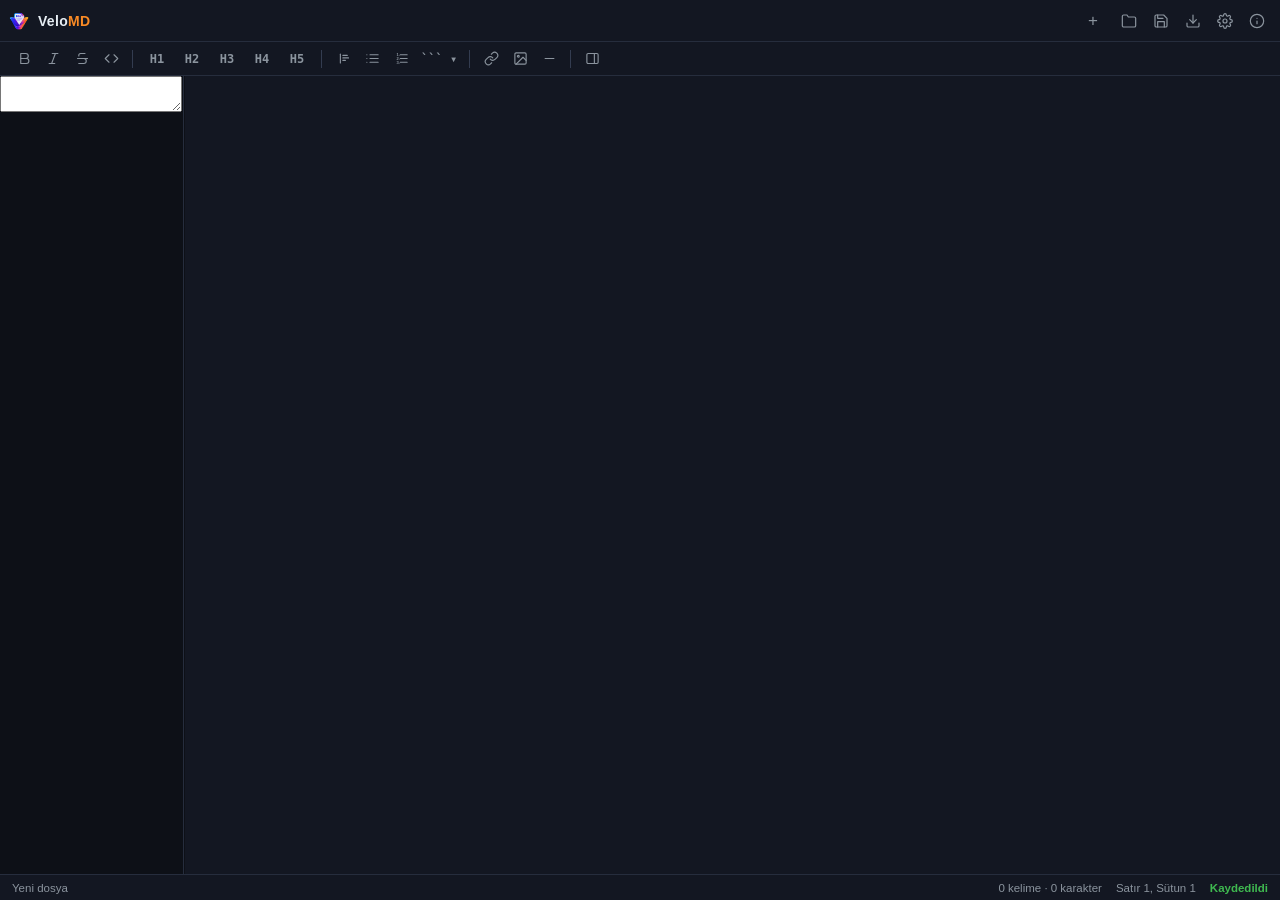
<file: app/index.html>
<!DOCTYPE html>
<html lang="tr">
<head>
<meta charset="utf-8">
<title>VeloMD</title>
<link rel="stylesheet" href="vendor/codemirror/codemirror.min.css">
<link rel="stylesheet" href="css/app.css">
<link rel="stylesheet" href="css/print.css">
<link rel="stylesheet" data-theme-css="github-light" href="css/preview-themes/github-light.css">
<link rel="stylesheet" data-theme-css="github-dark" href="css/preview-themes/github-dark.css">
<link rel="stylesheet" data-theme-css="monokai" href="css/preview-themes/monokai.css">
<link rel="stylesheet" data-theme-css="dracula" href="css/preview-themes/dracula.css">
<link rel="stylesheet" data-theme-css="solarized-light" href="css/preview-themes/solarized-light.css">
<link rel="stylesheet" data-theme-css="solarized-dark" href="css/preview-themes/solarized-dark.css">
<link rel="stylesheet" data-theme-css="nord" href="css/preview-themes/nord.css">
<link rel="stylesheet" data-theme-css="one-dark" href="css/preview-themes/one-dark.css">
</head>
<body>

<header id="titlebar">
  <div id="brand">
    <img src="../logo.png" alt="VeloMD" id="logo">
    <span id="app-name">Velo<em>MD</em></span>
  </div>
  <nav id="tabbar" aria-label="open files"></nav>
  <button id="tab-new" data-i18n-title="menu.newTab" title="Yeni sekme (Ctrl+T)">+</button>
  <div id="titlebar-right">
    <button class="icon-btn" id="btn-open" data-i18n-title="menu.open" title="Dosya aç (Ctrl+O)">
      <svg viewBox="0 0 24 24"><path d="M22 19a2 2 0 0 1-2 2H4a2 2 0 0 1-2-2V5a2 2 0 0 1 2-2h5l2 3h9a2 2 0 0 1 2 2z"/></svg>
    </button>
    <button class="icon-btn" id="btn-save" data-i18n-title="menu.save" title="Kaydet (Ctrl+S)">
      <svg viewBox="0 0 24 24"><path d="M19 21H5a2 2 0 0 1-2-2V5a2 2 0 0 1 2-2h11l5 5v11a2 2 0 0 1-2 2z"/><polyline points="17 21 17 13 7 13 7 21"/><polyline points="7 3 7 8 15 8"/></svg>
    </button>
    <button class="icon-btn" id="btn-pdf" data-i18n-title="tb.pdf" title="Önizlemeyi PDF olarak kaydet">
      <svg viewBox="0 0 24 24"><path d="M21 15v4a2 2 0 0 1-2 2H5a2 2 0 0 1-2-2v-4"/><polyline points="7 10 12 15 17 10"/><line x1="12" y1="15" x2="12" y2="3"/></svg>
    </button>
    <button class="icon-btn" id="btn-settings" data-i18n-title="menu.settings" title="Ayarlar (Ctrl+,)">
      <svg viewBox="0 0 24 24"><circle cx="12" cy="12" r="3"/><path d="M19.4 15a1.65 1.65 0 0 0 .33 1.82l.06.06a2 2 0 1 1-2.83 2.83l-.06-.06a1.65 1.65 0 0 0-1.82-.33 1.65 1.65 0 0 0-1 1.51V21a2 2 0 1 1-4 0v-.09A1.65 1.65 0 0 0 9 19.4a1.65 1.65 0 0 0-1.82.33l-.06.06a2 2 0 1 1-2.83-2.83l.06-.06a1.65 1.65 0 0 0 .33-1.82 1.65 1.65 0 0 0-1.51-1H3a2 2 0 1 1 0-4h.09A1.65 1.65 0 0 0 4.6 9a1.65 1.65 0 0 0-.33-1.82l-.06-.06a2 2 0 1 1 2.83-2.83l.06.06a1.65 1.65 0 0 0 1.82.33H9a1.65 1.65 0 0 0 1-1.51V3a2 2 0 1 1 4 0v.09a1.65 1.65 0 0 0 1 1.51 1.65 1.65 0 0 0 1.82-.33l.06-.06a2 2 0 1 1 2.83 2.83l-.06.06a1.65 1.65 0 0 0-.33 1.82V9a1.65 1.65 0 0 0 1.51 1H21a2 2 0 1 1 0 4h-.09a1.65 1.65 0 0 0-1.51 1z"/></svg>
    </button>
    <button class="icon-btn" id="btn-about" data-i18n-title="menu.about" title="Hakkında">
      <svg viewBox="0 0 24 24"><circle cx="12" cy="12" r="10"/><line x1="12" y1="16" x2="12" y2="12"/><line x1="12" y1="8" x2="12.01" y2="8"/></svg>
    </button>
  </div>
</header>

<div id="toolbar">
  <button class="tb-btn" data-md="bold" data-i18n-title="tb.bold" title="Kalın (Ctrl+B)"><svg viewBox="0 0 24 24"><path d="M6 4h8a4 4 0 0 1 4 4 4 4 0 0 1-4 4H6z"/><path d="M6 12h9a4 4 0 0 1 4 4 4 4 0 0 1-4 4H6z"/></svg></button>
  <button class="tb-btn" data-md="italic" data-i18n-title="tb.italic" title="İtalik (Ctrl+I)"><svg viewBox="0 0 24 24"><line x1="19" y1="4" x2="10" y2="4"/><line x1="14" y1="20" x2="5" y2="20"/><line x1="15" y1="4" x2="9" y2="20"/></svg></button>
  <button class="tb-btn" data-md="strike" data-i18n-title="tb.strike" title="Üstü çizili"><svg viewBox="0 0 24 24"><path d="M16 4H9a3 3 0 0 0-2.83 4"/><path d="M14 12a4 4 0 0 1 0 8H6"/><line x1="4" y1="12" x2="20" y2="12"/></svg></button>
  <button class="tb-btn" data-md="code" data-i18n-title="tb.code" title="Satır içi kod"><svg viewBox="0 0 24 24"><polyline points="16 18 22 12 16 6"/><polyline points="8 6 2 12 8 18"/></svg></button>
  <span class="tb-sep"></span>
  <button class="tb-btn wide" data-md="h1" data-i18n-title="tb.h1" title="1. başlık">H1</button>
  <button class="tb-btn wide" data-md="h2" data-i18n-title="tb.h2" title="2. başlık">H2</button>
  <button class="tb-btn wide" data-md="h3" data-i18n-title="tb.h3" title="3. başlık">H3</button>
  <button class="tb-btn wide" data-md="h4" data-i18n-title="tb.h4" title="4. başlık">H4</button>
  <button class="tb-btn wide" data-md="h5" data-i18n-title="tb.h5" title="5. başlık">H5</button>
  <span class="tb-sep"></span>
  <button class="tb-btn" data-md="quote" data-i18n-title="tb.quote" title="Alıntı"><svg viewBox="0 0 24 24"><line x1="7" y1="5" x2="7" y2="19"/><line x1="11" y1="7" x2="18" y2="7"/><line x1="11" y1="11" x2="20" y2="11"/><line x1="11" y1="15" x2="15" y2="15"/></svg></button>
  <button class="tb-btn" data-md="ul" data-i18n-title="tb.ul" title="Madde listesi"><svg viewBox="0 0 24 24"><line x1="8" y1="6" x2="21" y2="6"/><line x1="8" y1="12" x2="21" y2="12"/><line x1="8" y1="18" x2="21" y2="18"/><line x1="3" y1="6" x2="3.01" y2="6"/><line x1="3" y1="12" x2="3.01" y2="12"/><line x1="3" y1="18" x2="3.01" y2="18"/></svg></button>
  <button class="tb-btn" data-md="ol" data-i18n-title="tb.ol" title="Numaralı liste"><svg viewBox="0 0 24 24"><line x1="10" y1="6" x2="21" y2="6"/><line x1="10" y1="12" x2="21" y2="12"/><line x1="10" y1="18" x2="21" y2="18"/><text x="4" y="8" class="tb-num">1.</text><text x="4" y="14" class="tb-num">2.</text><text x="4" y="20" class="tb-num">3.</text></svg></button>
  <span class="tb-wrap" id="fence-wrap">
    <button class="tb-btn wide" id="btn-fence" data-i18n-title="tb.fence" title="Kod bloğu (dil seç)">``` ▾</button>
    <div class="lang-menu hidden" id="lang-menu"></div>
  </span>
  <span class="tb-sep"></span>
  <button class="tb-btn" data-md="link" data-i18n-title="tb.link" title="Bağlantı (Ctrl+K)"><svg viewBox="0 0 24 24"><path d="M10 13a5 5 0 0 0 7.54.54l3-3a5 5 0 0 0-7.07-7.07l-1.72 1.71"/><path d="M14 11a5 5 0 0 0-7.54-.54l-3 3a5 5 0 0 0 7.07 7.07l1.71-1.71"/></svg></button>
  <button class="tb-btn" data-md="image" data-i18n-title="tb.image" title="Resim"><svg viewBox="0 0 24 24"><rect x="3" y="3" width="18" height="18" rx="2"/><circle cx="8.5" cy="8.5" r="1.5"/><polyline points="21 15 16 10 5 21"/></svg></button>
  <button class="tb-btn" data-md="hr" data-i18n-title="tb.hr" title="Yatay çizgi"><svg viewBox="0 0 24 24"><line x1="5" y1="12" x2="19" y2="12"/></svg></button>
  <span class="tb-sep"></span>
  <button class="tb-btn" id="btn-preview" data-i18n-title="tb.preview" title="Önizlemeyi göster/gizle"><svg viewBox="0 0 24 24"><rect x="3" y="4" width="18" height="16" rx="2"/><line x1="15" y1="4" x2="15" y2="20"/></svg></button>
</div>

<main id="split">
  <section id="editor-pane">
    <div id="ed-search" class="hidden">
      <div class="eds-row">
        <span class="eds-label" data-i18n="ed.findLabel">Bul</span>
        <input id="ed-find-input" type="text" data-i18n-ph="ed.findPh" placeholder="Ara…" autocomplete="off">
        <span id="ed-find-count">0/0</span>
        <button tabindex="-1" class="pvs-btn" id="ed-find-prev" data-i18n-title="pv.prev" title="Önceki (Shift+Enter)"><svg viewBox="0 0 24 24"><polyline points="6 15 12 9 18 15"/></svg></button>
        <button tabindex="-1" class="pvs-btn" id="ed-find-next" data-i18n-title="pv.next" title="Sonraki (Enter)"><svg viewBox="0 0 24 24"><polyline points="6 9 12 15 18 9"/></svg></button>
        <button tabindex="-1" class="pvs-btn" id="ed-search-close" data-i18n-title="pv.close" title="Kapat (Esc)"><svg viewBox="0 0 24 24"><line x1="18" y1="6" x2="6" y2="18"/><line x1="6" y1="6" x2="18" y2="18"/></svg></button>
      </div>
      <div class="eds-row">
        <span class="eds-label" data-i18n="ed.replaceLabel">Değiştir</span>
        <input id="ed-replace-input" type="text" data-i18n-ph="ed.replacePh" placeholder="yeni metin" autocomplete="off">
        <button tabindex="-1" class="eds-btn" id="ed-replace-one" data-i18n="ed.replaceOne">Değiştir</button>
        <button tabindex="-1" class="eds-btn" id="ed-replace-all" data-i18n="ed.replaceAll">Tümünü değiştir</button>
      </div>
    </div>
    <textarea id="cm-host" spellcheck="false"></textarea>
  </section>
  <div id="divider" data-i18n-title="divider.hint" title="Bölümü sürükleyerek ayarla · çift tık: eşit böl"></div>
  <section id="preview-pane">
    <div id="preview" class="markdown-body"></div>
  </section>
  <div id="pv-search" class="hidden">
    <input id="pv-search-input" type="text" data-i18n-ph="pv.searchPh" placeholder="Önizlemede ara…" autocomplete="off">
    <span id="pv-search-count">0/0</span>
    <button tabindex="-1" class="pvs-btn" id="pv-search-prev" data-i18n-title="pv.prev" title="Önceki (Shift+Enter)"><svg viewBox="0 0 24 24"><polyline points="6 15 12 9 18 15"/></svg></button>
    <button tabindex="-1" class="pvs-btn" id="pv-search-next" data-i18n-title="pv.next" title="Sonraki (Enter)"><svg viewBox="0 0 24 24"><polyline points="6 9 12 15 18 9"/></svg></button>
    <button tabindex="-1" class="pvs-btn" id="pv-search-close" data-i18n-title="pv.close" title="Kapat (Esc)"><svg viewBox="0 0 24 24"><line x1="18" y1="6" x2="6" y2="18"/><line x1="6" y1="6" x2="18" y2="18"/></svg></button>
  </div>
</main>

<footer id="statusbar">
  <span id="st-path" title="">Yeni dosya</span>
  <span class="spacer"></span>
  <span id="st-counts">0 kelime · 0 karakter</span>
  <span id="st-cursor">Satır 1, Sütun 1</span>
  <span id="st-save" class="saved">Kaydedildi</span>
</footer>

<!-- Ayarlar -->
<div class="modal-backdrop hidden" id="settings-backdrop">
  <div class="modal" id="settings-modal" role="dialog" aria-label="Ayarlar">
    <div class="modal-head">
      <h2 data-i18n="set.title">Ayarlar</h2>
      <button class="icon-btn" id="settings-close" data-i18n-title="set.close" title="Kapat (Esc)">
        <svg viewBox="0 0 24 24"><line x1="18" y1="6" x2="6" y2="18"/><line x1="6" y1="6" x2="18" y2="18"/></svg>
      </button>
    </div>
    <div class="modal-body">

      <section class="settings-group" id="grp-general">
        <h3 data-i18n="set.general">Genel</h3>
        <div class="field">
          <label for="opt-uitheme" data-i18n="set.uiTheme">Uygulama teması</label>
          <select id="opt-uitheme">
            <option value="system" data-i18n="set.themeSystem">Sistem</option>
            <option value="light" data-i18n="set.themeLight">Açık</option>
            <option value="dark" data-i18n="set.themeDark">Koyu</option>
          </select>
        </div>
        <div class="field">
          <label for="opt-language" data-i18n="set.language">Dil</label>
          <select id="opt-language">
            <option value="system" data-i18n="set.langSystem">Sistem dili</option>
            <option value="tr">Türkçe</option>
            <option value="en">English</option>
          </select>
        </div>
      </section>

      <section class="settings-group" id="grp-editor">
        <h3 data-i18n="set.editor">Editör</h3>
        <div class="field">
          <label for="ed-font-search" data-i18n="set.editorFont">Font (yalnızca monospace)</label>
          <div class="font-picker">
            <input type="text" id="ed-font-search" data-i18n-ph="set.fontSearch" placeholder="Font ara…" autocomplete="off">
            <div class="font-list" id="ed-font-list" tabindex="-1"></div>
          </div>
        </div>
        <div class="field">
          <label class="size-label"><span data-i18n="set.fontSize" data-i18n-arg="14">Font boyutu 14 px</span></label>
          <input type="range" id="ed-font-size" min="10" max="24" step="1">
        </div>
        <label class="check"><input type="checkbox" id="opt-linenumbers"> <span data-i18n="set.lineNumbers">Satır numaraları</span></label>
        <label class="check"><input type="checkbox" id="opt-wordwrap"> <span data-i18n="set.wordWrap">Uzun satırları kaydır</span></label>
      </section>

      <section class="settings-group" id="grp-preview">
        <h3 data-i18n="set.preview">Önizleme</h3>
        <div class="field">
          <label for="pv-font-search" data-i18n="set.previewFont">Font (sistemdeki tüm fontlar)</label>
          <div class="font-picker">
            <input type="text" id="pv-font-search" data-i18n-ph="set.fontSearch" placeholder="Font ara…" autocomplete="off">
            <div class="font-list" id="pv-font-list" tabindex="-1"></div>
          </div>
        </div>
        <div class="field">
          <label class="size-label"><span data-i18n="set.fontSize" data-i18n-arg="15">Font boyutu 15 px</span></label>
          <input type="range" id="pv-font-size" min="11" max="28" step="1">
        </div>
        <div class="field">
          <label data-i18n="set.theme">Tema</label>
          <div class="theme-grid" id="theme-grid"></div>
        </div>
        <label class="check"><input type="checkbox" id="opt-showpreview"> <span data-i18n="set.showPreview">Önizlemeyi göster</span></label>
        <label class="check"><input type="checkbox" id="opt-syncscroll"> <span data-i18n="set.syncScroll">Editör ile eşzamanlı kaydırma</span></label>
      </section>

      <section class="settings-group" id="grp-save">
        <h3 data-i18n="set.saving">Kaydetme</h3>
        <label class="check"><input type="checkbox" id="opt-autosave"> <span data-i18n="set.autosave">Otomatik kaydet</span></label>
        <div class="field">
          <label class="size-label"><span data-i18n="set.autosaveDelay" data-i18n-arg="2">Yazmayı bıraktıktan 2 sn sonra kaydet</span></label>
          <input type="range" id="opt-autosave-delay" min="0.5" max="10" step="0.5">
        </div>
      </section>

    </div>
  </div>
</div>

<!-- Hakkında -->
<div class="modal-backdrop hidden" id="about-backdrop">
  <div class="modal small about" role="dialog">
    <div class="about-head">
      <img src="../logo.png" alt="VeloMD" class="about-logo">
      <div>
        <div class="about-title">Velo<em>MD</em></div>
        <div class="about-version" id="about-version">v—</div>
      </div>
    </div>
    <p class="about-desc" data-i18n="about.desc">Linux için hafif, bölünmüş önizlemeli Markdown editörü.</p>
    <div class="about-people">
      <div><span data-i18n="about.developer">Geliştiren</span>: <b>Tuncay Kınalı</b></div>
      <div><span data-i18n="about.ai">Yapay zekâ katkısı</span>: <b>ZCode (GLM)</b></div>
    </div>
    <div class="about-links">
      <a href="https://github.com/tkinali/VeloMD">github.com/tkinali/VeloMD</a>
      <a href="https://tkinali.github.io/VeloMD/">tkinali.github.io/VeloMD</a>
    </div>
    <div class="about-license" data-i18n="about.license">MIT lisansı · GTK4 + WebKit2GTK ile yapıldı</div>
    <div class="modal-actions">
      <button class="btn primary" id="about-close" data-i18n="cf.ok">Tamam</button>
    </div>
  </div>
</div>

<!-- Kaydetme onayı -->
<div class="modal-backdrop hidden" id="confirm-backdrop">
  <div class="modal small" role="dialog">
    <p id="confirm-text"></p>
    <div class="modal-actions">
      <button class="btn" id="confirm-cancel" data-i18n="cf.cancel">İptal</button>
      <button class="btn danger" id="confirm-discard" data-i18n="cf.discard">Kaydetmeden kapat</button>
      <button class="btn primary" id="confirm-save" data-i18n="cf.save">Kaydet</button>
    </div>
  </div>
</div>

<!-- Tek satır girişi (bağlantı/resim adresi) -->
<div class="modal-backdrop hidden" id="prompt-backdrop">
  <div class="modal small" role="dialog">
    <p id="prompt-text" style="padding-top:18px"></p>
    <div style="padding:0 18px">
      <input type="text" id="prompt-input" autocomplete="off" style="width:100%">
    </div>
    <div class="modal-actions" style="padding-top:18px">
      <button class="btn" id="prompt-cancel" data-i18n="cf.cancel">İptal</button>
      <button class="btn primary" id="prompt-ok" data-i18n="cf.ok">Tamam</button>
    </div>
  </div>
</div>

<script src="vendor/codemirror/codemirror.min.js"></script>
<script src="vendor/codemirror/meta.min.js"></script>
<script src="vendor/codemirror/overlay.min.js"></script>
<script src="vendor/codemirror/markdown.min.js"></script>
<script src="vendor/codemirror/gfm.min.js"></script>
<script src="vendor/codemirror/continuelist.min.js"></script>
<script src="vendor/codemirror/active-line.min.js"></script>
<script src="vendor/codemirror/searchcursor.min.js"></script>
<script src="vendor/markdown-it/markdown-it.min.js"></script>
<script src="vendor/highlight.js/highlight.min.js"></script>
<script src="js/bridge.js"></script>
<script src="js/i18n.js"></script>
<script src="js/settings.js"></script>
<script src="js/preview.js"></script>
<script src="js/editor.js"></script>
<script src="js/edsearch.js"></script>
<script src="js/sync.js"></script>
<script src="js/search.js"></script>
<script src="js/tabs.js"></script>
<script src="js/app.js"></script>
</body>
</html>
</file>
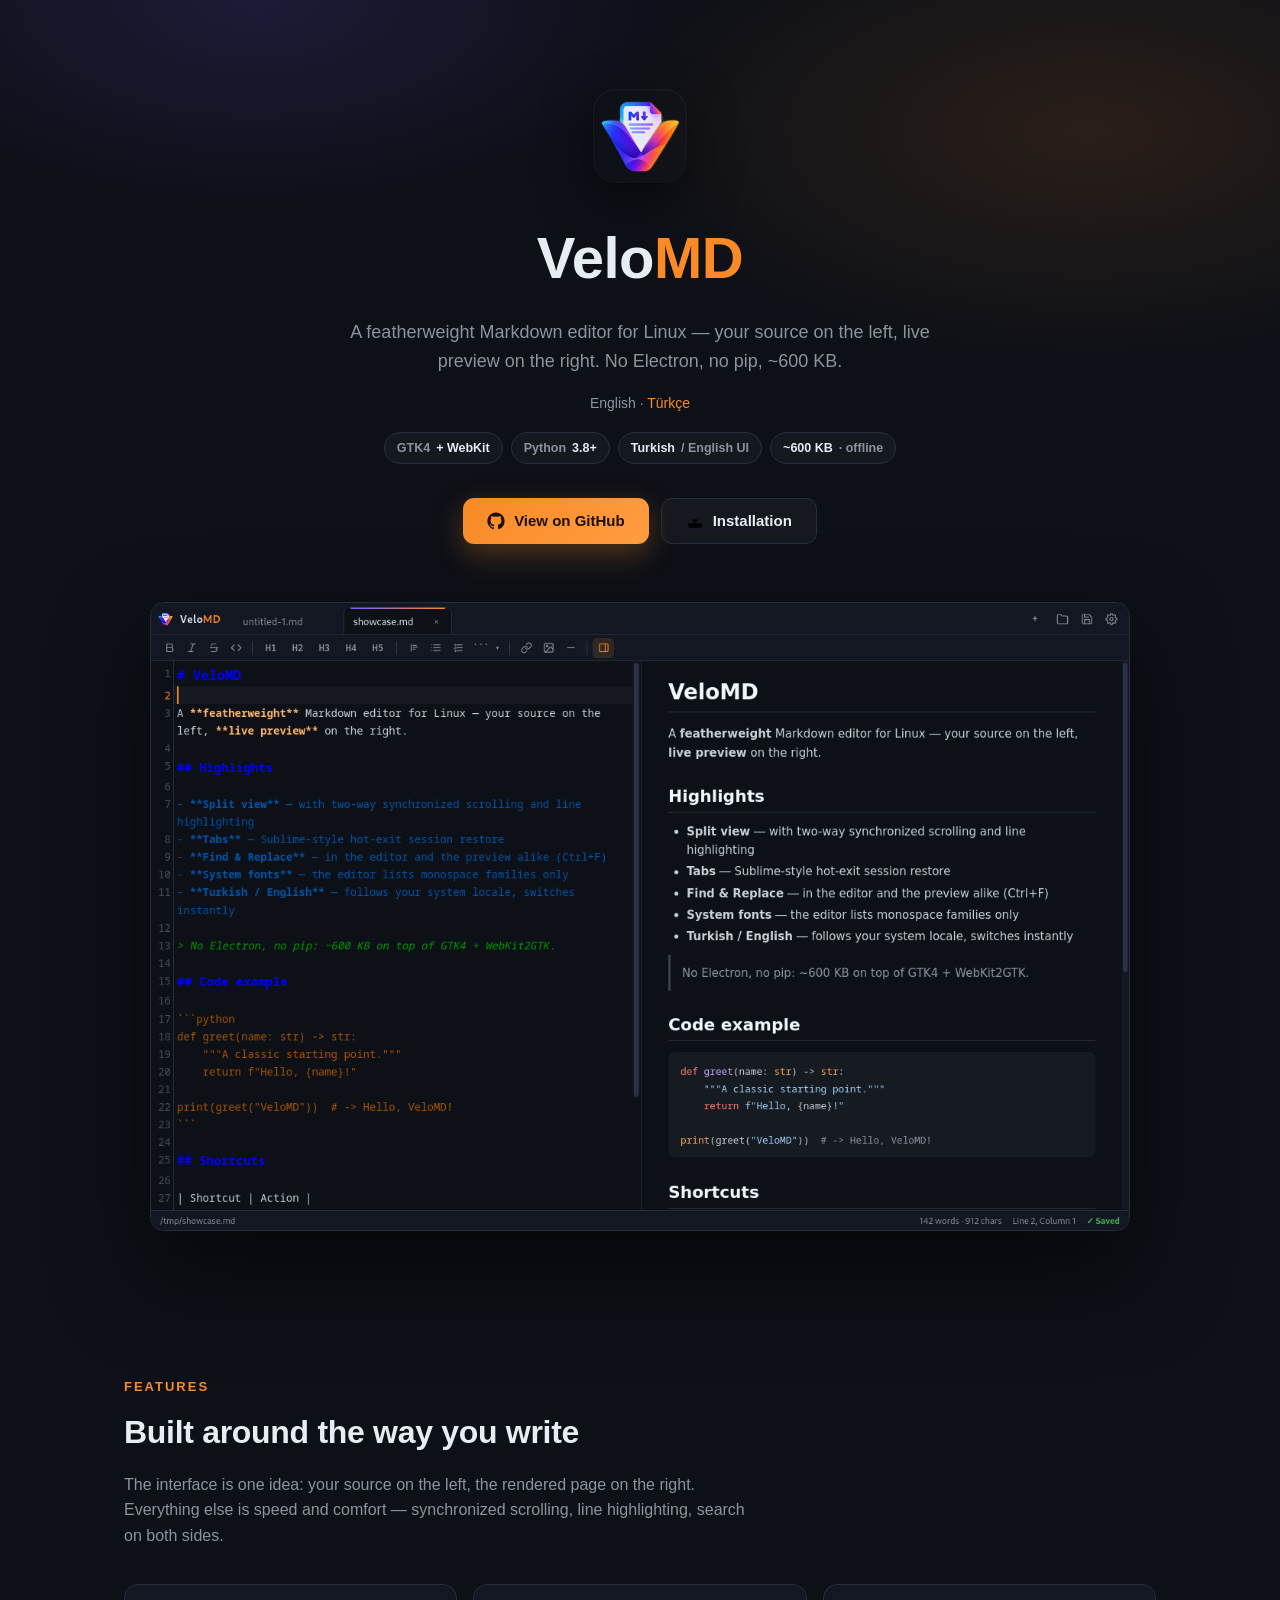
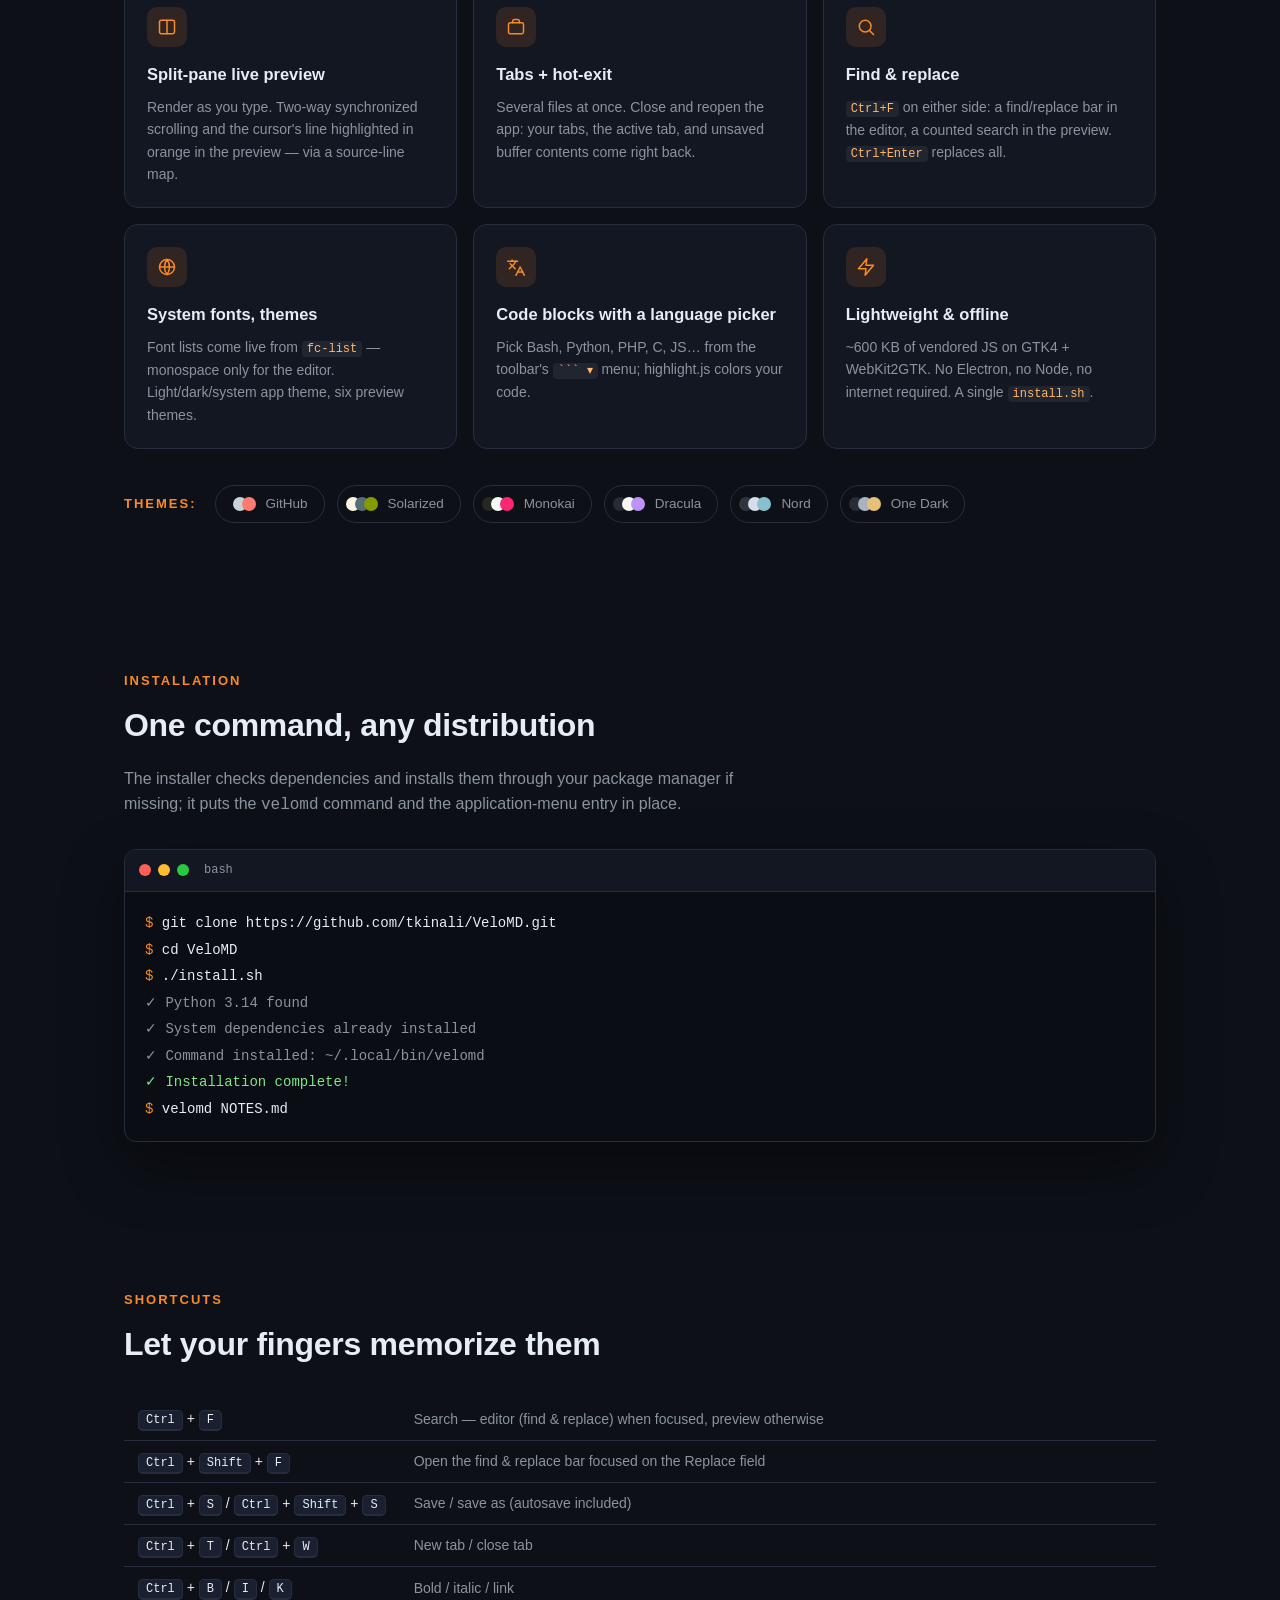
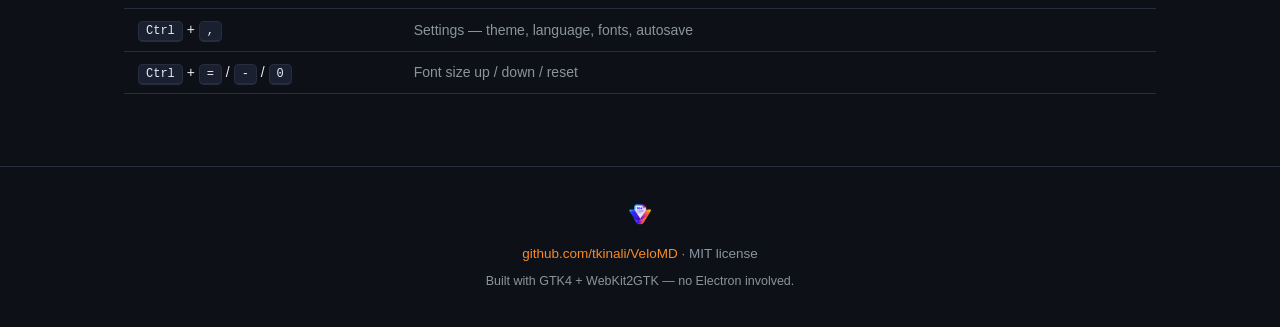
<file: docs/index.html>
<!DOCTYPE html>
<html lang="en">
<head>
<meta charset="utf-8">
<meta name="viewport" content="width=device-width, initial-scale=1">
<title>VeloMD — Featherweight Markdown Editor</title>
<meta name="description" content="A featherweight Markdown editor for Linux: split-pane live preview, tabs with hot-exit restore, find & replace, bilingual UI. GTK4 + WebKit, ~600 KB.">
<link rel="icon" type="image/png" href="logo.png">
<style>
  :root {
    --bg: #0d1017;
    --bg-panel: #131722;
    --bg-elevated: #1a2030;
    --fg: #e6edf3;
    --fg-dim: #8b949e;
    --border: #262d3d;
    --accent: #f98a25;
    --accent2: #7b5cff;
    --ok: #3fb950;
    --mono: ui-monospace, 'JetBrains Mono', 'Fira Code', monospace;
  }
  * { box-sizing: border-box; margin: 0; padding: 0; }
  html { scroll-behavior: smooth; }
  body {
    background: var(--bg);
    color: var(--fg);
    font-family: 'Inter', 'Cantarell', 'Segoe UI', sans-serif;
    line-height: 1.6;
    overflow-x: hidden;
  }
  a { color: inherit; text-decoration: none; }

  /* ---- hero ---- */
  .hero {
    position: relative;
    padding: 90px 24px 70px;
    text-align: center;
    background:
      radial-gradient(600px 300px at 20% 0%, rgba(123, 92, 255, 0.14), transparent 70%),
      radial-gradient(700px 340px at 85% 10%, rgba(249, 138, 37, 0.12), transparent 70%);
  }
  .hero-logo {
    width: 92px; height: 92px;
    border-radius: 22px;
    box-shadow: 0 18px 50px rgba(0,0,0,.5), 0 0 0 1px rgba(255,255,255,.06);
  }
  .hero h1 {
    margin-top: 22px;
    font-size: clamp(38px, 6vw, 58px);
    letter-spacing: -.5px;
    font-weight: 800;
  }
  .hero h1 em { font-style: normal; color: var(--accent); }
  .hero p.tagline {
    margin: 14px auto 0;
    max-width: 640px;
    color: var(--fg-dim);
    font-size: 18px;
  }
  .lang-switch { margin-top: 16px; font-size: 14px; color: var(--fg-dim); }
  .lang-switch a { color: var(--accent); }
  .lang-switch a:hover { text-decoration: underline; }
  .badges { margin-top: 18px; display: flex; gap: 8px; justify-content: center; flex-wrap: wrap; }
  .badge {
    display: inline-flex; align-items: center; gap: 6px;
    font-size: 12.5px; font-weight: 600;
    padding: 5px 12px; border-radius: 999px;
    border: 1px solid var(--border);
    background: rgba(255,255,255,.03);
    color: var(--fg-dim);
  }
  .badge b { color: var(--fg); }
  .cta { margin-top: 34px; display: flex; gap: 12px; justify-content: center; flex-wrap: wrap; }
  .btn {
    display: inline-flex; align-items: center; gap: 9px;
    height: 46px; padding: 0 24px;
    border-radius: 11px; font-weight: 700; font-size: 15px;
    transition: transform .15s ease, box-shadow .15s ease;
  }
  .btn:hover { transform: translateY(-2px); }
  .btn-primary {
    background: linear-gradient(135deg, var(--accent) 0%, #ff9d42 100%);
    color: #1b1002;
    box-shadow: 0 10px 30px rgba(249, 138, 37, .3);
  }
  .btn-ghost {
    border: 1px solid var(--border);
    background: rgba(255,255,255,.03);
    color: var(--fg);
  }
  .btn-ghost:hover { border-color: var(--accent); color: var(--accent); }
  .btn svg { width: 18px; height: 18px; }

  .shot-wrap {
    max-width: 980px; margin: 58px auto 0;
    border-radius: 14px;
    border: 1px solid var(--border);
    box-shadow: 0 40px 90px rgba(0,0,0,.55);
    overflow: hidden;
    background: var(--bg-panel);
  }
  .shot-wrap img { display: block; width: 100%; }

  /* ---- sections ---- */
  section.block { max-width: 1080px; margin: 0 auto; padding: 72px 24px; }
  .kicker {
    color: var(--accent); font-weight: 700; font-size: 13px;
    letter-spacing: 2px; text-transform: uppercase;
  }
  h2.sec { font-size: 32px; margin: 8px 0 14px; letter-spacing: -.3px; }
  .sec-lead { color: var(--fg-dim); max-width: 640px; }

  .grid {
    margin-top: 36px;
    display: grid;
    grid-template-columns: repeat(auto-fit, minmax(280px, 1fr));
    gap: 16px;
  }
  .card {
    background: var(--bg-panel);
    border: 1px solid var(--border);
    border-radius: 14px;
    padding: 22px;
    transition: border-color .15s ease, transform .15s ease;
  }
  .card:hover { border-color: var(--accent); transform: translateY(-3px); }
  .card .ico {
    width: 40px; height: 40px; border-radius: 10px;
    display: flex; align-items: center; justify-content: center;
    background: rgba(249, 138, 37, .12);
    color: var(--accent);
    margin-bottom: 14px;
  }
  .card .ico svg { width: 20px; height: 20px; fill: none; stroke: currentColor; stroke-width: 1.8; stroke-linecap: round; stroke-linejoin: round; }
  .card h3 { font-size: 16.5px; margin-bottom: 8px; }
  .card p { color: var(--fg-dim); font-size: 14px; }
  .card code, kbd.code {
    font-family: var(--mono); font-size: 12px;
    background: rgba(255,255,255,.06); border-radius: 4px; padding: 1px 5px;
    color: #ffb86c;
  }

  /* ---- themes strip ---- */
  .themes { margin-top: 36px; display: flex; gap: 12px; flex-wrap: wrap; }
  .theme-chip {
    display: flex; align-items: center; gap: 10px;
    border: 1px solid var(--border); border-radius: 999px;
    padding: 7px 16px 7px 8px; font-size: 13.5px; color: var(--fg-dim);
  }
  .dots { display: flex; }
  .dots i { width: 14px; height: 14px; border-radius: 50%; display: block; }
  .dots i + i { margin-left: -5px; }

  /* ---- install ---- */
  .terminal {
    margin-top: 30px;
    background: #0a0d13;
    border: 1px solid var(--border);
    border-radius: 12px;
    overflow: hidden;
    box-shadow: 0 24px 60px rgba(0,0,0,.4);
  }
  .term-head {
    display: flex; align-items: center; gap: 7px;
    padding: 11px 14px; background: var(--bg-panel);
    border-bottom: 1px solid var(--border);
  }
  .term-head i { width: 12px; height: 12px; border-radius: 50%; display: block; }
  .term-head i:nth-child(1) { background: #ff5f57; }
  .term-head i:nth-child(2) { background: #febc2e; }
  .term-head i:nth-child(3) { background: #28c840; }
  .term-head span { margin-left: 8px; font-size: 12px; color: var(--fg-dim); font-family: var(--mono); }
  .term-body { padding: 18px 20px; font-family: var(--mono); font-size: 14px; line-height: 1.9; }
  .term-body .p { color: var(--accent); }
  .term-body .c { color: var(--fg-dim); }
  .term-body .o { color: #7ee787; }

  /* ---- shortcuts ---- */
  table.keys { width: 100%; margin-top: 28px; border-collapse: collapse; font-size: 14px; }
  table.keys td { padding: 9px 14px; border-bottom: 1px solid var(--border); }
  table.keys td:first-child { white-space: nowrap; width: 1%; }
  table.keys kbd {
    font-family: var(--mono); font-size: 12px;
    background: var(--bg-elevated); border: 1px solid var(--border);
    border-bottom-width: 2px; border-radius: 5px; padding: 2px 7px;
  }
  table.keys td:last-child { color: var(--fg-dim); }

  /* ---- footer ---- */
  footer {
    border-top: 1px solid var(--border);
    padding: 34px 24px 44px;
    text-align: center; color: var(--fg-dim); font-size: 13.5px;
  }
  footer a { color: var(--accent); }
  footer .mini-logo { width: 26px; height: 26px; border-radius: 7px; margin-bottom: 10px; }

  @media (max-width: 640px) {
    .hero { padding-top: 60px; }
    section.block { padding: 52px 18px; }
  }
</style>
</head>
<body>

<div class="hero">
  <img class="hero-logo" src="logo.png" alt="VeloMD logo">
  <h1>Velo<em>MD</em></h1>
  <p class="tagline">A featherweight Markdown editor for Linux — your source on the left, live preview on the right. No Electron, no pip, ~600 KB.</p>
  <div class="lang-switch">
    <span>English</span> · <a href="index.tr.html">Türkçe</a>
  </div>
  <div class="badges">
    <span class="badge">GTK4 <b>+ WebKit</b></span>
    <span class="badge">Python <b>3.8+</b></span>
    <span class="badge"><b>Turkish</b> / English UI</span>
    <span class="badge"><b>~600 KB</b> · offline</span>
  </div>
  <div class="cta">
    <a class="btn btn-primary" href="https://github.com/tkinali/VeloMD" target="_blank" rel="noopener">
      <svg viewBox="0 0 24 24" fill="currentColor"><path d="M12 .5C5.65.5.5 5.65.5 12c0 5.08 3.29 9.39 7.86 10.91.58.1.79-.25.79-.55v-2.15c-3.2.7-3.87-1.36-3.87-1.36-.52-1.33-1.28-1.68-1.28-1.68-1.04-.71.08-.7.08-.7 1.15.08 1.76 1.18 1.76 1.18 1.03 1.76 2.7 1.25 3.35.96.1-.75.4-1.25.72-1.54-2.55-.29-5.23-1.28-5.23-5.68 0-1.26.45-2.28 1.18-3.09-.12-.29-.51-1.46.11-3.04 0 0 .96-.31 3.15 1.18a10.9 10.9 0 0 1 5.74 0c2.19-1.49 3.15-1.18 3.15-1.18.62 1.58.23 2.75.11 3.04.74.81 1.18 1.83 1.18 3.09 0 4.41-2.69 5.38-5.25 5.66.41.36.77 1.05.77 2.13v3.16c0 .3.21.66.8.55A11.52 11.52 0 0 0 23.5 12C23.5 5.65 18.35.5 12 .5z"/></svg>
      View on GitHub
    </a>
    <a class="btn btn-ghost" href="#install">
      <svg viewBox="0 0 24 24"><path d="M21 15v4a2 2 0 0 1-2 2H5a2 2 0 0 1-2-2v-4"/><polyline points="7 10 12 15 17 10"/><line x1="12" y1="15" x2="12" y2="3"/></svg>
      Installation
    </a>
  </div>
  <div class="shot-wrap">
    <img src="screenshots/main-window.png" alt="VeloMD main window — editor on the left, live preview on the right">
  </div>
</div>

<section class="block">
  <span class="kicker">Features</span>
  <h2 class="sec">Built around the way you write</h2>
  <p class="sec-lead">The interface is one idea: your source on the left, the rendered page on the right. Everything else is speed and comfort — synchronized scrolling, line highlighting, search on both sides.</p>
  <div class="grid">
    <div class="card">
      <div class="ico"><svg viewBox="0 0 24 24"><rect x="3" y="4" width="18" height="16" rx="2"/><line x1="12" y1="4" x2="12" y2="20"/></svg></div>
      <h3>Split-pane live preview</h3>
      <p>Render as you type. Two-way synchronized scrolling and the cursor's line highlighted in orange in the preview — via a source-line map.</p>
    </div>
    <div class="card">
      <div class="ico"><svg viewBox="0 0 24 24"><rect x="3" y="7" width="18" height="13" rx="2"/><path d="M8 7V5a2 2 0 0 1 2-2h4a2 2 0 0 1 2 2v2"/></svg></div>
      <h3>Tabs + hot-exit</h3>
      <p>Several files at once. Close and reopen the app: your tabs, the active tab, and unsaved buffer contents come right back.</p>
    </div>
    <div class="card">
      <div class="ico"><svg viewBox="0 0 24 24"><circle cx="11" cy="11" r="7"/><line x1="21" y1="21" x2="16.5" y2="16.5"/></svg></div>
      <h3>Find &amp; replace</h3>
      <p><code>Ctrl+F</code> on either side: a find/replace bar in the editor, a counted search in the preview. <code>Ctrl+Enter</code> replaces all.</p>
    </div>
    <div class="card">
      <div class="ico"><svg viewBox="0 0 24 24"><circle cx="12" cy="12" r="9"/><path d="M12 3a15 15 0 0 1 0 18M12 3a15 15 0 0 0 0 18M3 12h18"/></svg></div>
      <h3>System fonts, themes</h3>
      <p>Font lists come live from <code>fc-list</code> — monospace only for the editor. Light/dark/system app theme, six preview themes.</p>
    </div>
    <div class="card">
      <div class="ico"><svg viewBox="0 0 24 24"><path d="M5 8l6 6"/><path d="M4 14l6-6 2-3"/><path d="M2 5h12"/><path d="M7 4h1"/><path d="M22 22l-5-10-5 10"/><path d="M14 18h6"/></svg></div>
      <h3>Code blocks with a language picker</h3>
      <p>Pick Bash, Python, PHP, C, JS… from the toolbar's <code>``` ▾</code> menu; highlight.js colors your code.</p>
    </div>
    <div class="card">
      <div class="ico"><svg viewBox="0 0 24 24"><path d="M13 2L3 14h9l-1 8 10-12h-9l1-8z"/></svg></div>
      <h3>Lightweight &amp; offline</h3>
      <p>~600 KB of vendored JS on GTK4 + WebKit2GTK. No Electron, no Node, no internet required. A single <code>install.sh</code>.</p>
    </div>
  </div>

  <div class="themes">
    <span class="kicker" style="align-self:center; margin-right:6px;">Themes:</span>
    <span class="theme-chip"><span class="dots"><i style="background:#0d1117"></i><i style="background:#c9d1d9"></i><i style="background:#ff7b72"></i></span>GitHub</span>
    <span class="theme-chip"><span class="dots"><i style="background:#fdf6e3"></i><i style="background:#586e75"></i><i style="background:#859900"></i></span>Solarized</span>
    <span class="theme-chip"><span class="dots"><i style="background:#272822"></i><i style="background:#f8f8f2"></i><i style="background:#f92672"></i></span>Monokai</span>
    <span class="theme-chip"><span class="dots"><i style="background:#282a36"></i><i style="background:#f8f8f2"></i><i style="background:#bd93f9"></i></span>Dracula</span>
    <span class="theme-chip"><span class="dots"><i style="background:#2e3440"></i><i style="background:#d8dee9"></i><i style="background:#88c0d0"></i></span>Nord</span>
    <span class="theme-chip"><span class="dots"><i style="background:#282c34"></i><i style="background:#abb2bf"></i><i style="background:#e5c07b"></i></span>One Dark</span>
  </div>
</section>

<section class="block" id="install">
  <span class="kicker">Installation</span>
  <h2 class="sec">One command, any distribution</h2>
  <p class="sec-lead">The installer checks dependencies and installs them through your package manager if missing; it puts the <code style="font-family:var(--mono)">velomd</code> command and the application-menu entry in place.</p>
  <div class="terminal">
    <div class="term-head"><i></i><i></i><i></i><span>bash</span></div>
    <div class="term-body">
      <div><span class="p">$</span> git clone https://github.com/tkinali/VeloMD.git</div>
      <div><span class="p">$</span> cd VeloMD</div>
      <div><span class="p">$</span> ./install.sh</div>
      <div><span class="c">✓ Python 3.14 found</span></div>
      <div><span class="c">✓ System dependencies already installed</span></div>
      <div><span class="c">✓ Command installed: ~/.local/bin/velomd</span></div>
      <div><span class="o">✓ Installation complete!</span></div>
      <div><span class="p">$</span> velomd NOTES.md</div>
    </div>
  </div>
</section>

<section class="block">
  <span class="kicker">Shortcuts</span>
  <h2 class="sec">Let your fingers memorize them</h2>
  <table class="keys">
    <tr><td><kbd>Ctrl</kbd> + <kbd>F</kbd></td><td>Search — editor (find &amp; replace) when focused, preview otherwise</td></tr>
    <tr><td><kbd>Ctrl</kbd> + <kbd>Shift</kbd> + <kbd>F</kbd></td><td>Open the find &amp; replace bar focused on the Replace field</td></tr>
    <tr><td><kbd>Ctrl</kbd> + <kbd>S</kbd> / <kbd>Ctrl</kbd> + <kbd>Shift</kbd> + <kbd>S</kbd></td><td>Save / save as (autosave included)</td></tr>
    <tr><td><kbd>Ctrl</kbd> + <kbd>T</kbd> / <kbd>Ctrl</kbd> + <kbd>W</kbd></td><td>New tab / close tab</td></tr>
    <tr><td><kbd>Ctrl</kbd> + <kbd>B</kbd> / <kbd>I</kbd> / <kbd>K</kbd></td><td>Bold / italic / link</td></tr>
    <tr><td><kbd>Ctrl</kbd> + <kbd>,</kbd></td><td>Settings — theme, language, fonts, autosave</td></tr>
    <tr><td><kbd>Ctrl</kbd> + <kbd>=</kbd> / <kbd>-</kbd> / <kbd>0</kbd></td><td>Font size up / down / reset</td></tr>
  </table>
</section>

<footer>
  <img class="mini-logo" src="logo.png" alt="">
  <div><a href="https://github.com/tkinali/VeloMD" target="_blank" rel="noopener">github.com/tkinali/VeloMD</a> · MIT license</div>
  <div style="margin-top:6px; font-size:12.5px;">Built with GTK4 + WebKit2GTK — no Electron involved.</div>
</footer>

</body>
</html>
</file>
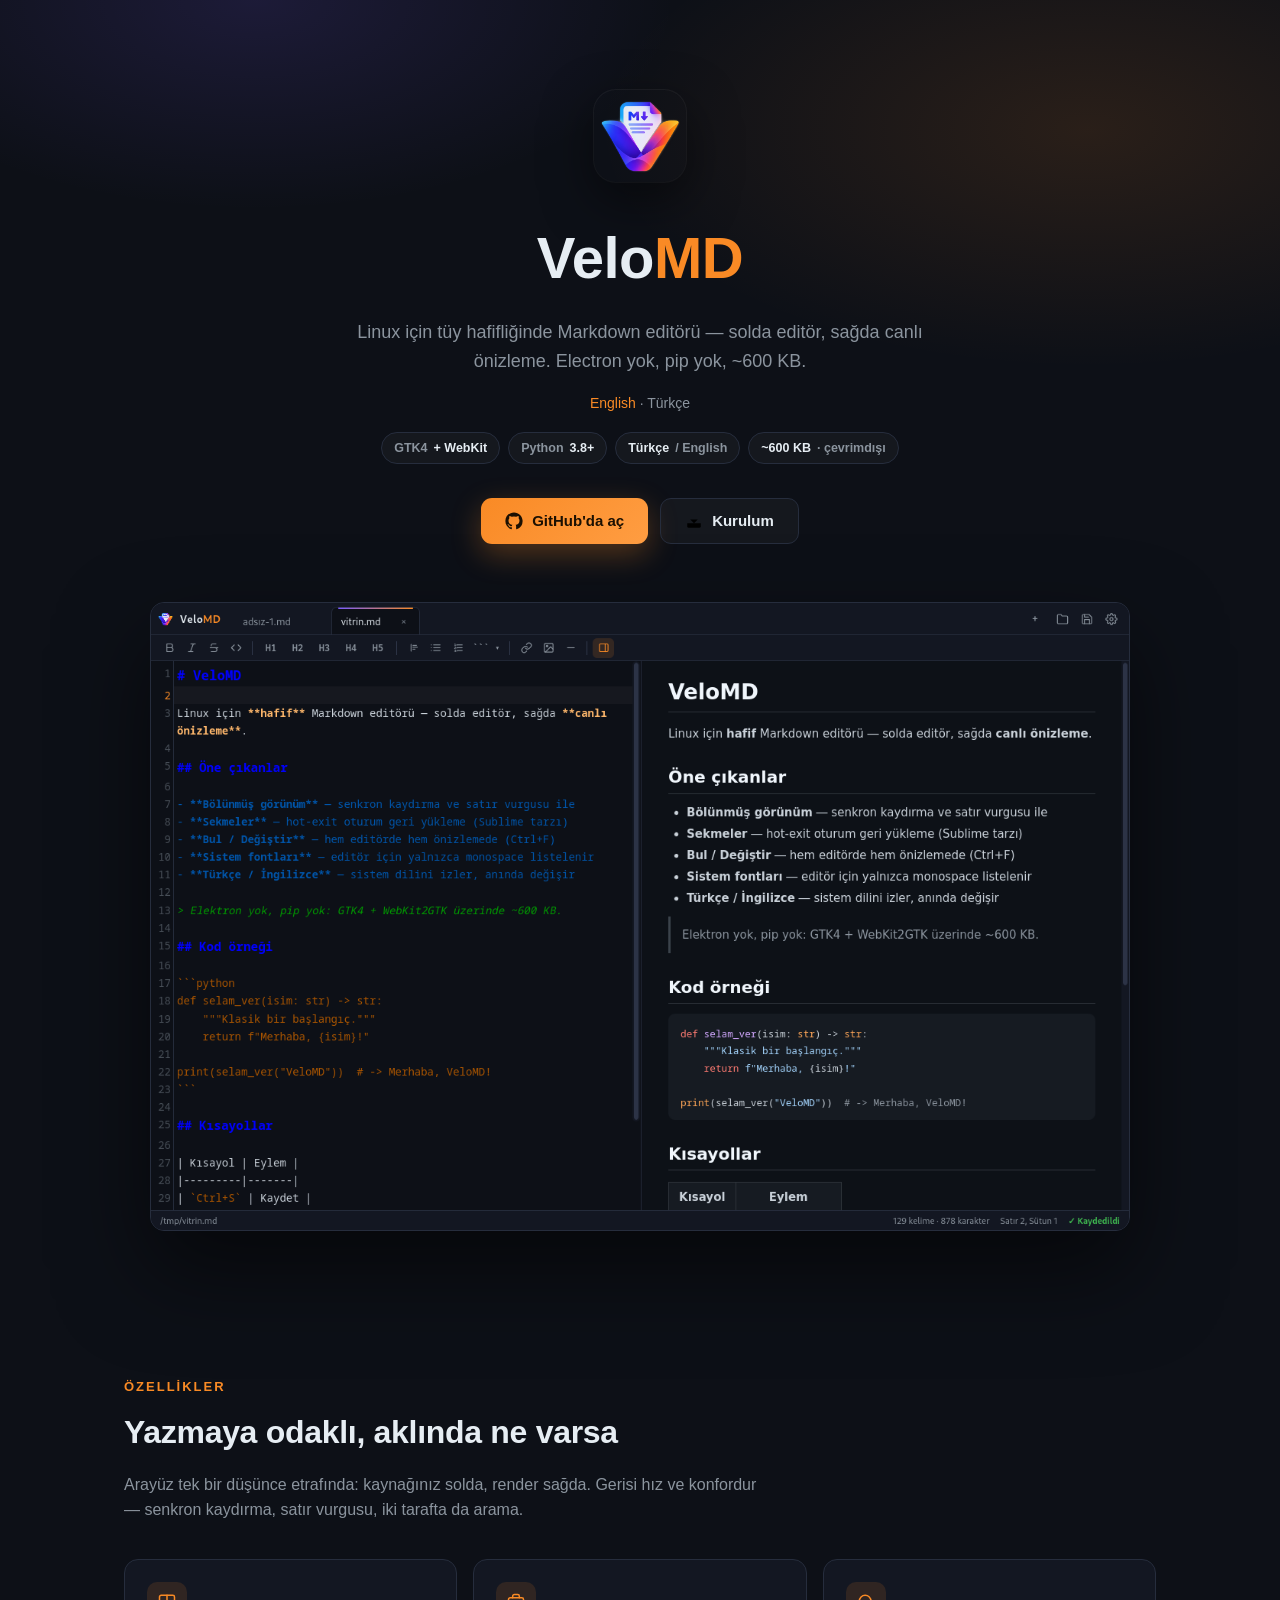
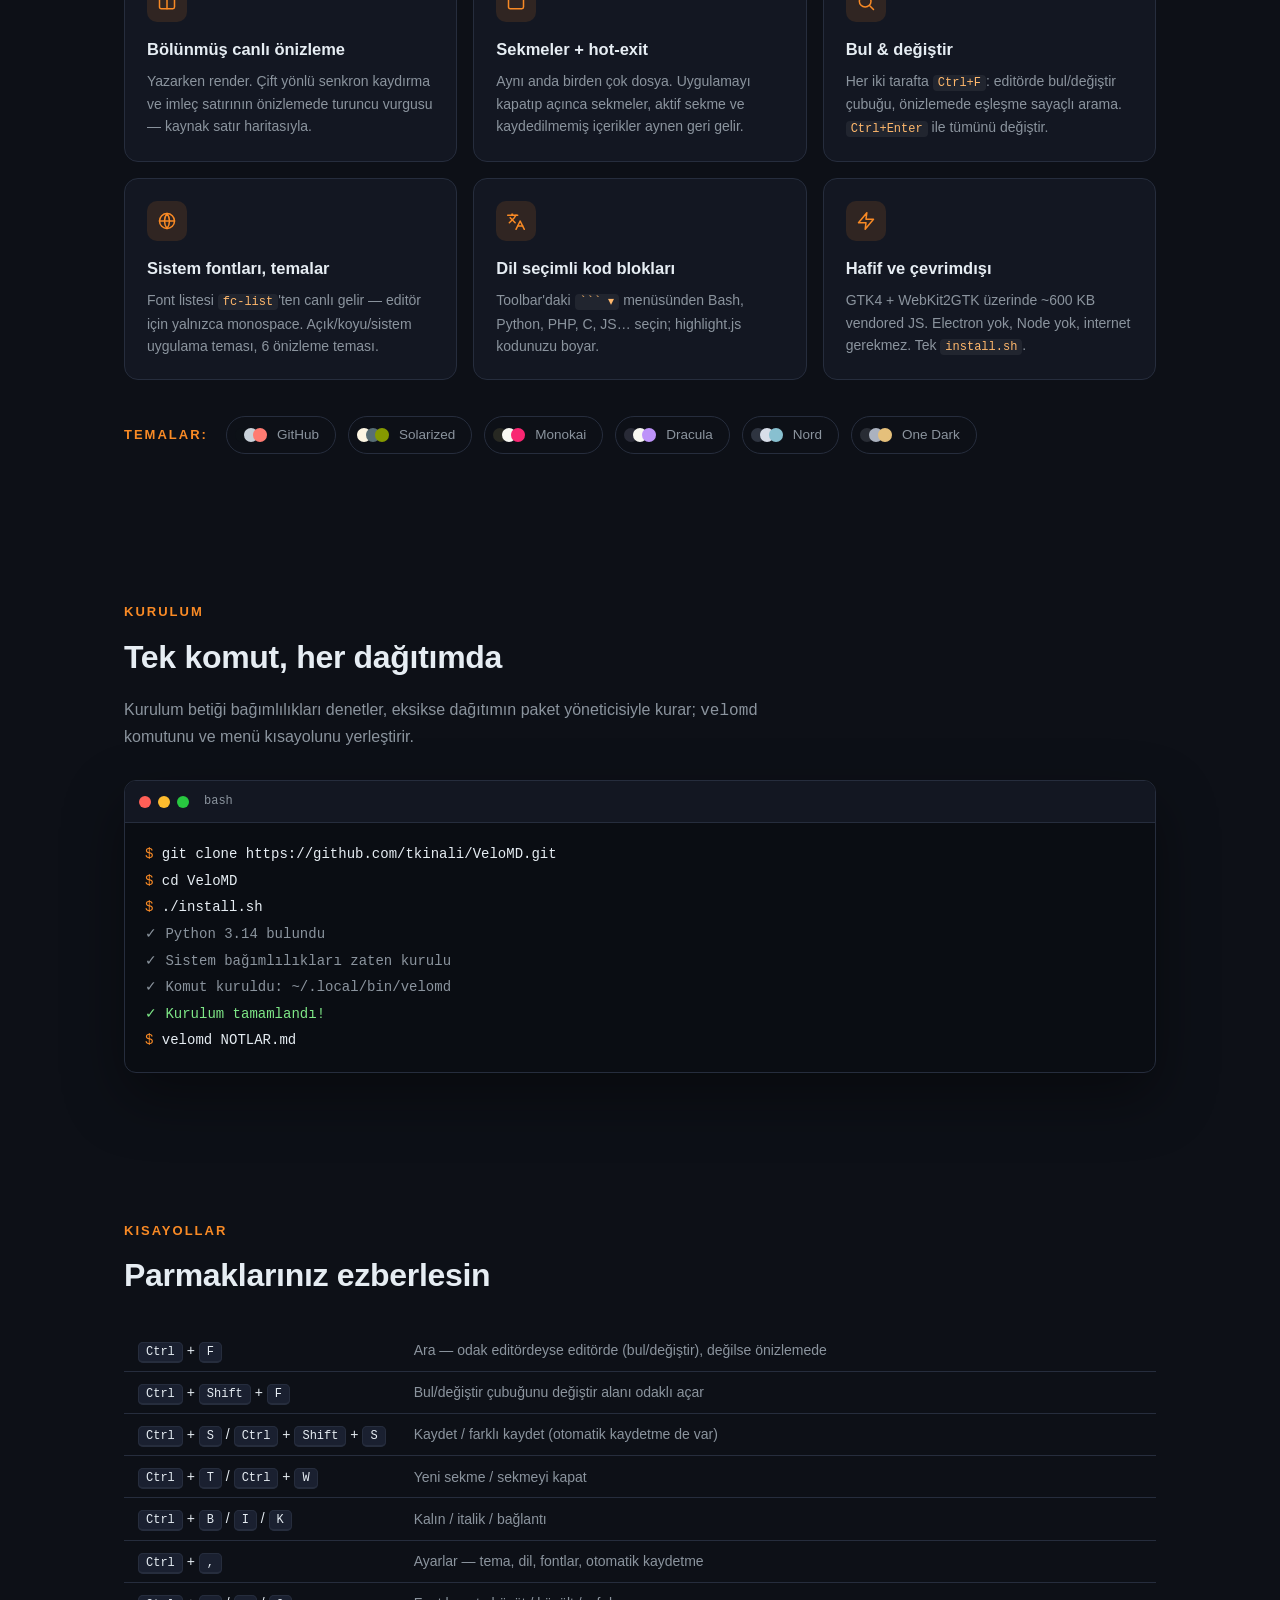
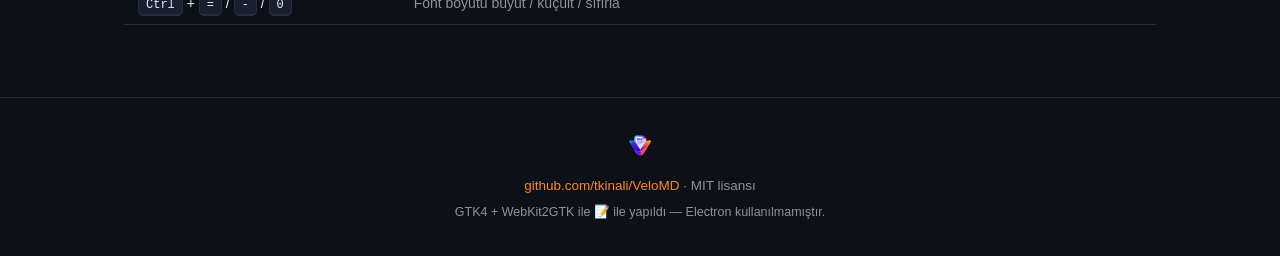
<file: docs/index.tr.html>
<!DOCTYPE html>
<html lang="tr">
<head>
<meta charset="utf-8">
<meta name="viewport" content="width=device-width, initial-scale=1">
<title>VeloMD — Hafif Markdown Editörü</title>
<meta name="description" content="Linux için featherweight Markdown editörü: bölünmüş canlı önizleme, hot-exit'li sekmeler, bul/değiştir, iki dilli arayüz. GTK4 + WebKit, ~600 KB.">
<link rel="icon" type="image/png" href="logo.png">
<style>
  :root {
    --bg: #0d1017;
    --bg-panel: #131722;
    --bg-elevated: #1a2030;
    --fg: #e6edf3;
    --fg-dim: #8b949e;
    --border: #262d3d;
    --accent: #f98a25;
    --accent2: #7b5cff;
    --ok: #3fb950;
    --mono: ui-monospace, 'JetBrains Mono', 'Fira Code', monospace;
  }
  * { box-sizing: border-box; margin: 0; padding: 0; }
  html { scroll-behavior: smooth; }
  body {
    background: var(--bg);
    color: var(--fg);
    font-family: 'Inter', 'Cantarell', 'Segoe UI', sans-serif;
    line-height: 1.6;
    overflow-x: hidden;
  }
  a { color: inherit; text-decoration: none; }

  /* ---- hero ---- */
  .hero {
    position: relative;
    padding: 90px 24px 70px;
    text-align: center;
    background:
      radial-gradient(600px 300px at 20% 0%, rgba(123, 92, 255, 0.14), transparent 70%),
      radial-gradient(700px 340px at 85% 10%, rgba(249, 138, 37, 0.12), transparent 70%);
  }
  .hero-logo {
    width: 92px; height: 92px;
    border-radius: 22px;
    box-shadow: 0 18px 50px rgba(0,0,0,.5), 0 0 0 1px rgba(255,255,255,.06);
  }
  .hero h1 {
    margin-top: 22px;
    font-size: clamp(38px, 6vw, 58px);
    letter-spacing: -.5px;
    font-weight: 800;
  }
  .hero h1 em { font-style: normal; color: var(--accent); }
  .hero p.tagline {
    margin: 14px auto 0;
    max-width: 640px;
    color: var(--fg-dim);
    font-size: 18px;
  }
  .badges { margin-top: 18px; display: flex; gap: 8px; justify-content: center; flex-wrap: wrap; }
  .badge {
    display: inline-flex; align-items: center; gap: 6px;
    font-size: 12.5px; font-weight: 600;
    padding: 5px 12px; border-radius: 999px;
    border: 1px solid var(--border);
    background: rgba(255,255,255,.03);
    color: var(--fg-dim);
  }
  .badge b { color: var(--fg); }
  .cta { margin-top: 34px; display: flex; gap: 12px; justify-content: center; flex-wrap: wrap; }
  .lang-switch { margin-top: 16px; font-size: 14px; color: var(--fg-dim); }
  .lang-switch a { color: var(--accent); }
  .lang-switch a:hover { text-decoration: underline; }
  .btn {
    display: inline-flex; align-items: center; gap: 9px;
    height: 46px; padding: 0 24px;
    border-radius: 11px; font-weight: 700; font-size: 15px;
    transition: transform .15s ease, box-shadow .15s ease;
  }
  .btn:hover { transform: translateY(-2px); }
  .btn-primary {
    background: linear-gradient(135deg, var(--accent) 0%, #ff9d42 100%);
    color: #1b1002;
    box-shadow: 0 10px 30px rgba(249, 138, 37, .3);
  }
  .btn-ghost {
    border: 1px solid var(--border);
    background: rgba(255,255,255,.03);
    color: var(--fg);
  }
  .btn-ghost:hover { border-color: var(--accent); color: var(--accent); }
  .btn svg { width: 18px; height: 18px; }

  .shot-wrap {
    max-width: 980px; margin: 58px auto 0;
    border-radius: 14px;
    border: 1px solid var(--border);
    box-shadow: 0 40px 90px rgba(0,0,0,.55);
    overflow: hidden;
    background: var(--bg-panel);
  }
  .shot-wrap img { display: block; width: 100%; }

  /* ---- sections ---- */
  section.block { max-width: 1080px; margin: 0 auto; padding: 72px 24px; }
  .kicker {
    color: var(--accent); font-weight: 700; font-size: 13px;
    letter-spacing: 2px; text-transform: uppercase;
  }
  h2.sec { font-size: 32px; margin: 8px 0 14px; letter-spacing: -.3px; }
  .sec-lead { color: var(--fg-dim); max-width: 640px; }

  .grid {
    margin-top: 36px;
    display: grid;
    grid-template-columns: repeat(auto-fit, minmax(280px, 1fr));
    gap: 16px;
  }
  .card {
    background: var(--bg-panel);
    border: 1px solid var(--border);
    border-radius: 14px;
    padding: 22px;
    transition: border-color .15s ease, transform .15s ease;
  }
  .card:hover { border-color: var(--accent); transform: translateY(-3px); }
  .card .ico {
    width: 40px; height: 40px; border-radius: 10px;
    display: flex; align-items: center; justify-content: center;
    background: rgba(249, 138, 37, .12);
    color: var(--accent);
    margin-bottom: 14px;
  }
  .card .ico svg { width: 20px; height: 20px; fill: none; stroke: currentColor; stroke-width: 1.8; stroke-linecap: round; stroke-linejoin: round; }
  .card h3 { font-size: 16.5px; margin-bottom: 8px; }
  .card p { color: var(--fg-dim); font-size: 14px; }
  .card code, kbd.code {
    font-family: var(--mono); font-size: 12px;
    background: rgba(255,255,255,.06); border-radius: 4px; padding: 1px 5px;
    color: #ffb86c;
  }

  /* ---- temas şeridi ---- */
  .themes { margin-top: 36px; display: flex; gap: 12px; flex-wrap: wrap; }
  .theme-chip {
    display: flex; align-items: center; gap: 10px;
    border: 1px solid var(--border); border-radius: 999px;
    padding: 7px 16px 7px 8px; font-size: 13.5px; color: var(--fg-dim);
  }
  .dots { display: flex; }
  .dots i { width: 14px; height: 14px; border-radius: 50%; display: block; }
  .dots i + i { margin-left: -5px; }

  /* ---- kurulum ---- */
  .terminal {
    margin-top: 30px;
    background: #0a0d13;
    border: 1px solid var(--border);
    border-radius: 12px;
    overflow: hidden;
    box-shadow: 0 24px 60px rgba(0,0,0,.4);
  }
  .term-head {
    display: flex; align-items: center; gap: 7px;
    padding: 11px 14px; background: var(--bg-panel);
    border-bottom: 1px solid var(--border);
  }
  .term-head i { width: 12px; height: 12px; border-radius: 50%; display: block; }
  .term-head i:nth-child(1) { background: #ff5f57; }
  .term-head i:nth-child(2) { background: #febc2e; }
  .term-head i:nth-child(3) { background: #28c840; }
  .term-head span { margin-left: 8px; font-size: 12px; color: var(--fg-dim); font-family: var(--mono); }
  .term-body { padding: 18px 20px; font-family: var(--mono); font-size: 14px; line-height: 1.9; }
  .term-body .p { color: var(--accent); }
  .term-body .c { color: var(--fg-dim); }
  .term-body .o { color: #7ee787; }

  /* ---- kısayollar ---- */
  table.keys { width: 100%; margin-top: 28px; border-collapse: collapse; font-size: 14px; }
  table.keys td { padding: 9px 14px; border-bottom: 1px solid var(--border); }
  table.keys td:first-child { white-space: nowrap; width: 1%; }
  table.keys kbd {
    font-family: var(--mono); font-size: 12px;
    background: var(--bg-elevated); border: 1px solid var(--border);
    border-bottom-width: 2px; border-radius: 5px; padding: 2px 7px;
  }
  table.keys td:last-child { color: var(--fg-dim); }

  /* ---- footer ---- */
  footer {
    border-top: 1px solid var(--border);
    padding: 34px 24px 44px;
    text-align: center; color: var(--fg-dim); font-size: 13.5px;
  }
  footer a { color: var(--accent); }
  footer .mini-logo { width: 26px; height: 26px; border-radius: 7px; margin-bottom: 10px; }

  @media (max-width: 640px) {
    .hero { padding-top: 60px; }
    section.block { padding: 52px 18px; }
  }
</style>
</head>
<body>

<div class="hero">
  <img class="hero-logo" src="logo.png" alt="VeloMD logo">
  <h1>Velo<em>MD</em></h1>
  <p class="tagline">Linux için tüy hafifliğinde Markdown editörü — solda editör, sağda canlı önizleme. Electron yok, pip yok, ~600 KB.</p>
  <div class="lang-switch">
    <a href="index.html">English</a> · <span>Türkçe</span>
  </div>
  <div class="badges">
    <span class="badge">GTK4 <b>+ WebKit</b></span>
    <span class="badge">Python <b>3.8+</b></span>
    <span class="badge"><b>Türkçe</b> / English</span>
    <span class="badge"><b>~600 KB</b> · çevrimdışı</span>
  </div>
  <div class="cta">
    <a class="btn btn-primary" href="https://github.com/tkinali/VeloMD" target="_blank" rel="noopener">
      <svg viewBox="0 0 24 24" fill="currentColor"><path d="M12 .5C5.65.5.5 5.65.5 12c0 5.08 3.29 9.39 7.86 10.91.58.1.79-.25.79-.55v-2.15c-3.2.7-3.87-1.36-3.87-1.36-.52-1.33-1.28-1.68-1.28-1.68-1.04-.71.08-.7.08-.7 1.15.08 1.76 1.18 1.76 1.18 1.03 1.76 2.7 1.25 3.35.96.1-.75.4-1.25.72-1.54-2.55-.29-5.23-1.28-5.23-5.68 0-1.26.45-2.28 1.18-3.09-.12-.29-.51-1.46.11-3.04 0 0 .96-.31 3.15 1.18a10.9 10.9 0 0 1 5.74 0c2.19-1.49 3.15-1.18 3.15-1.18.62 1.58.23 2.75.11 3.04.74.81 1.18 1.83 1.18 3.09 0 4.41-2.69 5.38-5.25 5.66.41.36.77 1.05.77 2.13v3.16c0 .3.21.66.8.55A11.52 11.52 0 0 0 23.5 12C23.5 5.65 18.35.5 12 .5z"/></svg>
      GitHub'da aç
    </a>
    <a class="btn btn-ghost" href="#kurulum">
      <svg viewBox="0 0 24 24"><path d="M21 15v4a2 2 0 0 1-2 2H5a2 2 0 0 1-2-2v-4"/><polyline points="7 10 12 15 17 10"/><line x1="12" y1="15" x2="12" y2="3"/></svg>
      Kurulum
    </a>
  </div>
  <div class="shot-wrap">
    <img src="screenshots/main-window.tr.png" alt="VeloMD ana pencere — solda editör, sağda canlı önizleme">
  </div>
</div>

<section class="block">
  <span class="kicker">Özellikler</span>
  <h2 class="sec">Yazmaya odaklı, aklında ne varsa</h2>
  <p class="sec-lead">Arayüz tek bir düşünce etrafında: kaynağınız solda, render sağda. Gerisi hız ve konfordur — senkron kaydırma, satır vurgusu, iki tarafta da arama.</p>
  <div class="grid">
    <div class="card">
      <div class="ico"><svg viewBox="0 0 24 24"><rect x="3" y="4" width="18" height="16" rx="2"/><line x1="12" y1="4" x2="12" y2="20"/></svg></div>
      <h3>Bölünmüş canlı önizleme</h3>
      <p>Yazarken render. Çift yönlü senkron kaydırma ve imleç satırının önizlemede turuncu vurgusu — kaynak satır haritasıyla.</p>
    </div>
    <div class="card">
      <div class="ico"><svg viewBox="0 0 24 24"><rect x="3" y="7" width="18" height="13" rx="2"/><path d="M8 7V5a2 2 0 0 1 2-2h4a2 2 0 0 1 2 2v2"/></svg></div>
      <h3>Sekmeler + hot-exit</h3>
      <p>Aynı anda birden çok dosya. Uygulamayı kapatıp açınca sekmeler, aktif sekme ve kaydedilmemiş içerikler aynen geri gelir.</p>
    </div>
    <div class="card">
      <div class="ico"><svg viewBox="0 0 24 24"><circle cx="11" cy="11" r="7"/><line x1="21" y1="21" x2="16.5" y2="16.5"/></svg></div>
      <h3>Bul &amp; değiştir</h3>
      <p>Her iki tarafta <code>Ctrl+F</code>: editörde bul/değiştir çubuğu, önizlemede eşleşme sayaçlı arama. <code>Ctrl+Enter</code> ile tümünü değiştir.</p>
    </div>
    <div class="card">
      <div class="ico"><svg viewBox="0 0 24 24"><circle cx="12" cy="12" r="9"/><path d="M12 3a15 15 0 0 1 0 18M12 3a15 15 0 0 0 0 18M3 12h18"/></svg></div>
      <h3>Sistem fontları, temalar</h3>
      <p>Font listesi <code>fc-list</code>'ten canlı gelir — editör için yalnızca monospace. Açık/koyu/sistem uygulama teması, 6 önizleme teması.</p>
    </div>
    <div class="card">
      <div class="ico"><svg viewBox="0 0 24 24"><path d="M5 8l6 6"/><path d="M4 14l6-6 2-3"/><path d="M2 5h12"/><path d="M7 4h1"/><path d="M22 22l-5-10-5 10"/><path d="M14 18h6"/></svg></div>
      <h3>Dil seçimli kod blokları</h3>
      <p>Toolbar'daki <code>``` ▾</code> menüsünden Bash, Python, PHP, C, JS… seçin; highlight.js kodunuzu boyar.</p>
    </div>
    <div class="card">
      <div class="ico"><svg viewBox="0 0 24 24"><path d="M13 2L3 14h9l-1 8 10-12h-9l1-8z"/></svg></div>
      <h3>Hafif ve çevrimdışı</h3>
      <p>GTK4 + WebKit2GTK üzerinde ~600 KB vendored JS. Electron yok, Node yok, internet gerekmez. Tek <code>install.sh</code>.</p>
    </div>
  </div>

  <div class="themes">
    <span class="kicker" style="align-self:center; margin-right:6px;">Temalar:</span>
    <span class="theme-chip"><span class="dots"><i style="background:#0d1117"></i><i style="background:#c9d1d9"></i><i style="background:#ff7b72"></i></span>GitHub</span>
    <span class="theme-chip"><span class="dots"><i style="background:#fdf6e3"></i><i style="background:#586e75"></i><i style="background:#859900"></i></span>Solarized</span>
    <span class="theme-chip"><span class="dots"><i style="background:#272822"></i><i style="background:#f8f8f2"></i><i style="background:#f92672"></i></span>Monokai</span>
    <span class="theme-chip"><span class="dots"><i style="background:#282a36"></i><i style="background:#f8f8f2"></i><i style="background:#bd93f9"></i></span>Dracula</span>
    <span class="theme-chip"><span class="dots"><i style="background:#2e3440"></i><i style="background:#d8dee9"></i><i style="background:#88c0d0"></i></span>Nord</span>
    <span class="theme-chip"><span class="dots"><i style="background:#282c34"></i><i style="background:#abb2bf"></i><i style="background:#e5c07b"></i></span>One Dark</span>
  </div>
</section>

<section class="block" id="kurulum">
  <span class="kicker">Kurulum</span>
  <h2 class="sec">Tek komut, her dağıtımda</h2>
  <p class="sec-lead">Kurulum betiği bağımlılıkları denetler, eksikse dağıtımın paket yöneticisiyle kurar; <code style="font-family:var(--mono)">velomd</code> komutunu ve menü kısayolunu yerleştirir.</p>
  <div class="terminal">
    <div class="term-head"><i></i><i></i><i></i><span>bash</span></div>
    <div class="term-body">
      <div><span class="p">$</span> git clone https://github.com/tkinali/VeloMD.git</div>
      <div><span class="p">$</span> cd VeloMD</div>
      <div><span class="p">$</span> ./install.sh</div>
      <div><span class="c">✓ Python 3.14 bulundu</span></div>
      <div><span class="c">✓ Sistem bağımlılıkları zaten kurulu</span></div>
      <div><span class="c">✓ Komut kuruldu: ~/.local/bin/velomd</span></div>
      <div><span class="o">✓ Kurulum tamamlandı!</span></div>
      <div><span class="p">$</span> velomd NOTLAR.md</div>
    </div>
  </div>
</section>

<section class="block">
  <span class="kicker">Kısayollar</span>
  <h2 class="sec">Parmaklarınız ezberlesin</h2>
  <table class="keys">
    <tr><td><kbd>Ctrl</kbd> + <kbd>F</kbd></td><td>Ara — odak editördeyse editörde (bul/değiştir), değilse önizlemede</td></tr>
    <tr><td><kbd>Ctrl</kbd> + <kbd>Shift</kbd> + <kbd>F</kbd></td><td>Bul/değiştir çubuğunu değiştir alanı odaklı açar</td></tr>
    <tr><td><kbd>Ctrl</kbd> + <kbd>S</kbd> / <kbd>Ctrl</kbd> + <kbd>Shift</kbd> + <kbd>S</kbd></td><td>Kaydet / farklı kaydet (otomatik kaydetme de var)</td></tr>
    <tr><td><kbd>Ctrl</kbd> + <kbd>T</kbd> / <kbd>Ctrl</kbd> + <kbd>W</kbd></td><td>Yeni sekme / sekmeyi kapat</td></tr>
    <tr><td><kbd>Ctrl</kbd> + <kbd>B</kbd> / <kbd>I</kbd> / <kbd>K</kbd></td><td>Kalın / italik / bağlantı</td></tr>
    <tr><td><kbd>Ctrl</kbd> + <kbd>,</kbd></td><td>Ayarlar — tema, dil, fontlar, otomatik kaydetme</td></tr>
    <tr><td><kbd>Ctrl</kbd> + <kbd>=</kbd> / <kbd>-</kbd> / <kbd>0</kbd></td><td>Font boyutu büyüt / küçült / sıfırla</td></tr>
  </table>
</section>

<footer>
  <img class="mini-logo" src="logo.png" alt="">
  <div><a href="https://github.com/tkinali/VeloMD" target="_blank" rel="noopener">github.com/tkinali/VeloMD</a> · MIT lisansı</div>
  <div style="margin-top:6px; font-size:12.5px;">GTK4 + WebKit2GTK ile 📝 ile yapıldı — Electron kullanılmamıştır.</div>
</footer>

</body>
</html>
</file>
<file: app/css/app.css>
/* ============================================================
   VeloMD — ZCode esintili koyu arayüz teması
   ============================================================ */

* { box-sizing: border-box; }

:root {
  --bg: #0d1017;
  --bg-panel: #131722;
  --bg-elevated: #1a2030;
  --bg-input: #10141d;
  --fg: #e6edf3;
  --fg-dim: #8b949e;
  --fg-faint: #6e7681;
  --border: #262d3d;
  --border-strong: #333c50;
  --accent: #f98a25;        /* logo turuncusu */
  --accent-soft: rgba(249, 138, 37, 0.14);
  --accent2: #7b5cff;       /* logo moru */
  --accent2-soft: rgba(123, 92, 255, 0.16);
  --danger: #f85149;
  --ok: #3fb950;
  --scroll-thumb: #2c3346;
  --scroll-thumb-hover: #3d475e;

  --ed-font: 'monospace';
  --ed-font-size: 14px;
  --pv-font: 'sans-serif';
  --pv-font-size: 15px;
}

html, body {
  height: 100%;
  margin: 0;
  background: var(--bg);
  color: var(--fg);
  font-family: 'Inter', 'Cantarell', 'Segoe UI', sans-serif;
  font-size: 13px;
  overflow: hidden;
  user-select: none;
}

body {
  display: grid;
  grid-template-rows: auto auto 1fr auto;
}

::-webkit-scrollbar { width: 10px; height: 10px; }
::-webkit-scrollbar-track { background: transparent; }
::-webkit-scrollbar-thumb { background: var(--scroll-thumb); border-radius: 6px; border: 2px solid var(--bg-panel); }
::-webkit-scrollbar-thumb:hover { background: var(--scroll-thumb-hover); }

/* ------------------------------------------------------------
   Üst şerit: marka + sekmeler + eylemler
   ------------------------------------------------------------ */
#titlebar {
  display: flex;
  align-items: stretch;
  gap: 8px;
  height: 42px;
  padding: 0 8px;
  background: var(--bg-panel);
  border-bottom: 1px solid var(--border);
}

#brand {
  display: flex;
  align-items: center;
  gap: 8px;
  padding-right: 8px;
  flex: none;
}

#logo { width: 22px; height: 22px; border-radius: 5px; }

#app-name {
  font-weight: 700;
  font-size: 14px;
  letter-spacing: 0.3px;
  color: var(--fg);
}
#app-name em { font-style: normal; color: var(--accent); }

#tabbar {
  display: flex;
  align-items: stretch;
  gap: 2px;
  overflow-x: auto;
  overflow-y: hidden;
  flex: 1;
  min-width: 0;
}
#tabbar::-webkit-scrollbar { height: 0; }

.tab {
  display: flex;
  align-items: center;
  gap: 7px;
  padding: 0 12px;
  margin-top: 6px;
  height: 36px;
  border-radius: 7px 7px 0 0;
  color: var(--fg-dim);
  cursor: pointer;
  white-space: nowrap;
  max-width: 220px;
  border: 1px solid transparent;
  border-bottom: none;
  position: relative;
}
.tab .tab-label {
  overflow: hidden;
  text-overflow: ellipsis;
}
.tab:hover { color: var(--fg); background: var(--bg-elevated); }
.tab.active {
  color: var(--fg);
  background: var(--bg);
  border-color: var(--border);
}
.tab.active::after {
  content: '';
  position: absolute;
  left: 8px; right: 8px; top: 0;
  height: 2px;
  border-radius: 2px;
  background: linear-gradient(90deg, var(--accent2), var(--accent));
}
.tab .tab-close {
  display: inline-flex;
  align-items: center;
  justify-content: center;
  width: 16px; height: 16px;
  border-radius: 4px;
  color: var(--fg-faint);
  font-size: 13px;
  line-height: 1;
  visibility: hidden;
}
.tab:hover .tab-close, .tab.active .tab-close { visibility: visible; }
.tab .tab-close:hover { background: var(--border-strong); color: var(--fg); }
.tab .tab-dirty {
  width: 8px; height: 8px;
  border-radius: 50%;
  background: var(--accent);
  visibility: hidden;
}
.tab.dirty .tab-dirty { visibility: visible; }
.tab.dirty .tab-close { display: none; }
.tab.dirty:hover .tab-close { display: inline-flex; }
.tab.dirty:hover .tab-dirty { display: none; }

#tab-new {
  align-self: center;
  width: 26px; height: 26px;
  flex: none;
  border: none;
  border-radius: 6px;
  background: transparent;
  color: var(--fg-dim);
  font-size: 17px;
  cursor: pointer;
}
#tab-new:hover { background: var(--bg-elevated); color: var(--fg); }

#titlebar-right {
  display: flex;
  align-items: center;
  gap: 2px;
  flex: none;
}

.icon-btn {
  display: inline-flex;
  align-items: center;
  justify-content: center;
  width: 30px; height: 30px;
  border: none;
  border-radius: 7px;
  background: transparent;
  color: var(--fg-dim);
  cursor: pointer;
  padding: 0;
}
.icon-btn svg {
  width: 16px; height: 16px;
  fill: none;
  stroke: currentColor;
  stroke-width: 1.8;
  stroke-linecap: round;
  stroke-linejoin: round;
}
.icon-btn:hover { background: var(--bg-elevated); color: var(--fg); }

/* ------------------------------------------------------------
   Markdown araç çubuğu
   ------------------------------------------------------------ */
#toolbar {
  display: flex;
  align-items: center;
  gap: 1px;
  height: 34px;
  padding: 0 10px;
  background: var(--bg-panel);
  border-bottom: 1px solid var(--border);
}

.tb-btn {
  display: inline-flex;
  align-items: center;
  justify-content: center;
  min-width: 28px;
  height: 26px;
  padding: 0 5px;
  border: none;
  border-radius: 6px;
  background: transparent;
  color: var(--fg-dim);
  cursor: pointer;
  font-size: 12px;
  font-weight: 600;
  font-family: var(--ed-font);
}
.tb-btn svg {
  width: 15px; height: 15px;
  fill: none;
  stroke: currentColor;
  stroke-width: 1.8;
  stroke-linecap: round;
  stroke-linejoin: round;
}
.tb-btn.wide { min-width: 34px; }
.tb-btn .tb-num { font-size: 6.5px; fill: currentColor; stroke: none; font-family: sans-serif; }
.tb-btn:hover { background: var(--bg-elevated); color: var(--accent); }
.tb-btn.active { background: var(--accent-soft); color: var(--accent); }
.tb-sep {
  width: 1px;
  height: 18px;
  margin: 0 6px;
  background: var(--border-strong);
  flex: none;
}

/* kod bloğu dil seçici */
.tb-wrap { position: relative; display: inline-flex; }

.lang-menu {
  position: absolute;
  top: calc(100% + 4px);
  left: 0;
  z-index: 50;
  min-width: 150px;
  max-height: 260px;
  overflow-y: auto;
  background: var(--bg-elevated);
  border: 1px solid var(--border-strong);
  border-radius: 9px;
  box-shadow: 0 10px 30px rgba(0, 0, 0, 0.45);
  padding: 5px;
}
.lang-menu.hidden { display: none; }
.lang-item {
  display: flex;
  align-items: center;
  justify-content: space-between;
  gap: 12px;
  padding: 5px 10px;
  border-radius: 6px;
  cursor: pointer;
  font-size: 12px;
  color: var(--fg);
  white-space: nowrap;
}
.lang-item:hover { background: var(--accent-soft); color: var(--accent); }
.lang-item .lang-code {
  font-family: var(--ed-font);
  font-size: 11px;
  color: var(--fg-faint);
}
.lang-item:hover .lang-code { color: var(--accent); }

/* ------------------------------------------------------------
   Ana bölünmüş görünüm
   ------------------------------------------------------------ */
#split {
  display: flex;
  min-height: 0;
  position: relative; /* arama çubuğu (#pv-search) kaydırmadan bağımsız bağlanır */
}

/*
 * Flex children'da varsayılan min-width:auto, kırılmayan uzun bir
 * sözcük (ör. {fpm,cli,pdo,...} gibi uzun satır) preview bölmesini
 * genişletip düzeni bozar. min-width:0 + taşan sözcüklerin kırılması
 * bölme oranını sabit tutar.
 */
#editor-pane {
  flex: none;
  min-width: 0;
  overflow: hidden;
  position: relative;
}

#divider {
  flex: none;
  width: 7px;
  margin: 0 -2px;
  cursor: col-resize;
  background: transparent;
  position: relative;
  z-index: 5;
}
#divider::after {
  content: '';
  position: absolute;
  left: 3px; top: 0; bottom: 0;
  width: 1px;
  background: var(--border);
}
#divider:hover::after, #divider.dragging::after {
  width: 3px;
  left: 2px;
  border-radius: 2px;
  background: var(--accent);
}

#preview-pane {
  position: relative;
  flex: 1;
  min-width: 0;
  overflow-y: auto;
  overflow-x: hidden;
  background: var(--bg-panel);
}

/* önizleme içi arama çubuğu — #split'e sabit, kaydırmadan etkilenmez */
#pv-search {
  position: absolute;
  top: 8px;
  right: 18px;
  z-index: 20;
  display: flex;
  align-items: center;
  gap: 4px;
  padding: 4px 6px;
  background: var(--bg-elevated);
  border: 1px solid var(--border-strong);
  border-radius: 8px;
  box-shadow: 0 6px 18px rgba(0, 0, 0, 0.35);
}
#pv-search.hidden { display: none; }
#pv-search-input {
  width: 190px;
  height: 26px;
  border-radius: 6px;
}
#pv-search-input.no-results { border-color: var(--danger); }
#pv-search-count {
  min-width: 36px;
  text-align: center;
  font-family: var(--ed-font);
  font-size: 11px;
  color: var(--fg-dim);
}
.pvs-btn {
  display: inline-flex;
  align-items: center;
  justify-content: center;
  width: 22px;
  height: 22px;
  border: none;
  border-radius: 5px;
  background: transparent;
  color: var(--fg-dim);
  cursor: pointer;
  padding: 0;
}
.pvs-btn svg {
  width: 13px;
  height: 13px;
  fill: none;
  stroke: currentColor;
  stroke-width: 2;
  stroke-linecap: round;
  stroke-linejoin: round;
}
.pvs-btn:hover { background: var(--accent-soft); color: var(--accent); }

/* arama eşleşmeleri */
#preview span.pv-hit {
  background: #ffd54f;
  color: #1b1b1b;
  border-radius: 2px;
}
#preview span.pv-hit.active {
  background: #ff9800;
  color: #1b1000;
}

/* önizleme gizli: editör tam genişlik */
#split.no-preview #divider,
#split.no-preview #preview-pane,
#split.no-preview #pv-search { display: none; }
#split.no-preview #editor-pane { flex-basis: 100% !important; }

#preview {
  padding: 22px 34px 40vh;
  max-width: 940px;
  margin: 0 auto;
  font-family: var(--pv-font);
  font-size: var(--pv-font-size);
  line-height: 1.65;
  user-select: text;
  overflow-wrap: break-word; /* kırılmayan uzun sözcükler bölmeyi genişletmesin */
}

/* kaynak satır eşleşme vurgusu: bloğun kendi arka planı KORUNUR,
   turuncu ton background-image katmanı olarak üstüne biner; sol şerit
   inset gölgeyle çizilir (margin/padding oynaması yok) */
#preview[data-theme] .sync-source-highlight {
  /* yumuşak ton + ince sol şerit (2px), harfle arasında 4px boşluk;
     tüm blok türlerinde aynı dikey hizada */
  position: relative;
  background-image: linear-gradient(rgba(249, 138, 37, 0.11), rgba(249, 138, 37, 0.11)) !important;
  border-radius: 6px;
}
/* şerit yalnızca gerçek blok tiplerinde çizilir (beyaz liste);
   tablo elemanları (table/tr/tbody/th/td) ::before'la anonim hücre
   yarattığı için bu listede YOKTUR — tablolar sadece ton alır */
#preview[data-theme] p.sync-source-highlight::before,
#preview[data-theme] h1.sync-source-highlight::before,
#preview[data-theme] h2.sync-source-highlight::before,
#preview[data-theme] h3.sync-source-highlight::before,
#preview[data-theme] h4.sync-source-highlight::before,
#preview[data-theme] h5.sync-source-highlight::before,
#preview[data-theme] h6.sync-source-highlight::before,
#preview[data-theme] pre.sync-source-highlight::before,
#preview[data-theme] blockquote.sync-source-highlight::before,
#preview[data-theme] ul.sync-source-highlight::before,
#preview[data-theme] ol.sync-source-highlight::before,
#preview[data-theme] hr.sync-source-highlight::before {
  content: '';
  position: absolute;
  left: -6px;
  top: 0;
  bottom: 0;
  width: 2px;
  border-radius: 2px;
  background: var(--accent);
}
/* kod bloğundaki .hljs kutusu vurguyu parçalamasın: vurgu sırasında
   kendi arka planı kalkar, pre zemini + ton bütün olarak görünür */
#preview[data-theme] pre.sync-source-highlight code.hljs,
#preview[data-theme] pre.sync-source-highlight code {
  background: transparent !important;
}

/* ------------------------------------------------------------
   Önizleme — ortak yerleşim (renkler tema dosyalarında)
   ------------------------------------------------------------ */
#preview { min-height: 100%; }
#preview > :first-child { margin-top: 0 !important; }
#preview h1, #preview h2, #preview h3, #preview h4, #preview h5, #preview h6 {
  font-weight: 650;
  line-height: 1.25;
  margin: 1.2em 0 0.4em;
}
#preview h1 { font-size: 1.85em; padding-bottom: 0.15em; border-bottom: 1px solid; }
#preview h2 { font-size: 1.45em; padding-bottom: 0.15em; border-bottom: 1px solid; }
#preview h3 { font-size: 1.22em; }
#preview h4 { font-size: 1.05em; }
#preview p { margin: 0.65em 0; }
#preview a { text-decoration: none; }
#preview a:hover { text-decoration: underline; }
#preview ul, #preview ol { padding-left: 1.6em; margin: 0.6em 0; }
#preview li { margin: 0.22em 0; }
#preview li > p { margin: 0.35em 0; }
#preview blockquote {
  margin: 0.8em 0;
  padding: 0.1em 1em;
  border-left: 3px solid;
}
#preview code {
  font-family: var(--ed-font);
  font-size: 0.88em;
  padding: 0.15em 0.4em;
  border-radius: 5px;
}
#preview pre {
  padding: 13px 16px;
  border-radius: 9px;
  overflow-x: auto;
  line-height: 1.5;
  margin: 0.9em 0;
}
#preview pre code { padding: 0; background: transparent; font-size: 0.85em; }
#preview table { border-collapse: collapse; margin: 1em 0; display: block; overflow-x: auto; max-width: 100%; }
#preview th, #preview td { border: 1px solid; padding: 6px 13px; }
#preview th { font-weight: 600; }
#preview img { max-width: 100%; border-radius: 8px; }
#preview hr { height: 1px; border: none; margin: 1.7em 0; }
#preview mark { padding: 0 0.15em; border-radius: 3px; }
#preview kbd {
  font-family: var(--ed-font);
  font-size: 0.8em;
  padding: 0.1em 0.45em;
  border-radius: 5px;
  border: 1px solid;
  border-bottom-width: 2px;
}
#preview .task-list-item { list-style: none; margin-left: -1.4em; }
#preview .task-list-item input[type="checkbox"] { margin-right: 0.45em; accent-color: var(--accent); }

/* ------------------------------------------------------------
   CodeMirror — koyu tema
   ------------------------------------------------------------ */
.CodeMirror {
  height: 100% !important;
  font-family: var(--ed-font) !important;
  font-size: var(--ed-font-size);
  line-height: 1.65;
  background: var(--bg) !important;
  color: #c9d1d9;
}
.CodeMirror-gutters {
  background: var(--bg) !important;
  border-right: 1px solid var(--border);
}
.CodeMirror-linenumber { color: #484f58; }
.CodeMirror-cursor { border-left: 2px solid var(--accent) !important; }
.CodeMirror-selected { background: rgba(123, 92, 255, 0.20) !important; }
.CodeMirror-focused .CodeMirror-selected { background: rgba(123, 92, 255, 0.28) !important; }
.CodeMirror-activeline-background { background: rgba(255, 255, 255, 0.035); }
.CodeMirror-activeline .CodeMirror-linenumber { color: var(--accent); }
.cm-s-default .CodeMirror-matchingbracket { color: var(--accent) !important; font-weight: 700; }

/* markdown sözdizimi */
.cm-header { color: #b392f0; font-weight: 700; }
.cm-header-1 { font-size: 1.25em; color: #c8b0ff; }
.cm-header-2 { font-size: 1.15em; }
.cm-strong { color: #ffb86c; font-weight: 700; }
.cm-em { color: #ff9ec4; font-style: italic; }
.cm-strikethrough { color: #8b949e; text-decoration: line-through; }
.cm-link { color: #79c0ff; }
.cm-url, .cm-string { color: #a5d6ff; }
.cm-quote { color: #8b949e; font-style: italic; }
.cm-variable-2 { color: #f0a35e; }   /* liste işaretleri/metni */
.cm-variable-3, .cm-keyword { color: #ff7b72; }
.cm-comment { color: #6e7681; }      /* fence işaretleri */
.cm-hr { color: #6e7681; }
.cm-formatting { color: #586072; }   /* *, #, > işaretleri sönük */
.cm-formatting-header, .cm-formatting-list { color: var(--accent); }
.cm-formatting-task { color: var(--ok); }
.CodeMirror span.cm-def { color: #ffd580; }

/* ------------------------------------------------------------
   Durum çubuğu
   ------------------------------------------------------------ */
#statusbar {
  display: flex;
  align-items: center;
  gap: 14px;
  height: 26px;
  padding: 0 12px;
  background: var(--bg-panel);
  border-top: 1px solid var(--border);
  color: var(--fg-dim);
  font-size: 11.5px;
  white-space: nowrap;
}
#st-path {
  overflow: hidden;
  text-overflow: ellipsis;
  min-width: 0;
  flex: 1;
}
.spacer { flex: 1; }
#st-path { flex: none; max-width: 45%; }
#statusbar .spacer { flex: 1; }
#st-cursor, #st-counts { flex: none; }
#st-save { flex: none; font-weight: 600; }
#st-save.saved { color: var(--ok); }
#st-save.unsaved { color: var(--accent); }

/* ------------------------------------------------------------
   Modallar
   ------------------------------------------------------------ */
.modal-backdrop {
  position: fixed;
  inset: 0;
  background: rgba(5, 8, 14, 0.62);
  backdrop-filter: blur(2px);
  display: flex;
  align-items: center;
  justify-content: center;
  z-index: 100;
}
.modal-backdrop.hidden { display: none; }

.modal {
  width: min(880px, 94vw);
  max-height: 88vh;
  display: flex;
  flex-direction: column;
  background: var(--bg-panel);
  border: 1px solid var(--border-strong);
  border-radius: 14px;
  box-shadow: 0 24px 60px rgba(0, 0, 0, 0.55);
  overflow: hidden;
}
.modal.small { width: min(460px, 92vw); }

.modal-head {
  display: flex;
  align-items: center;
  justify-content: space-between;
  padding: 14px 18px 10px;
  border-bottom: 1px solid var(--border);
}
.modal-head h2 {
  margin: 0;
  font-size: 15px;
  font-weight: 700;
}

.modal-body {
  padding: 14px 18px 20px;
  overflow-y: auto;
  display: grid;
  grid-template-columns: 1fr 1.15fr;
  gap: 18px 26px;
  align-items: start;
}
/* Sol sütun: Genel, Editör, Kaydetme; sağ sütunda uzun Önizleme */
#grp-general { grid-column: 1; grid-row: 1; }
#grp-editor  { grid-column: 1; grid-row: 2; }
#grp-save    { grid-column: 1; grid-row: 3; }
#grp-preview { grid-column: 2; grid-row: 1 / 4; }
.settings-group {
  border: 1px solid var(--border);
  border-radius: 10px;
  padding: 14px 16px 16px;
  background: var(--bg-input);
  display: flex;
  flex-direction: column;
  gap: 13px;
}
.settings-group h3 {
  margin: 0 0 2px;
  font-size: 12px;
  text-transform: uppercase;
  letter-spacing: 0.8px;
  color: var(--accent);
}
.settings-group.wide { grid-column: 1 / -1; }

.field { display: flex; flex-direction: column; gap: 6px; }
.field > label { color: var(--fg-dim); font-size: 12px; }
.field > label b { color: var(--fg); }
.field small { color: var(--fg-faint); }

.check {
  display: flex;
  align-items: center;
  gap: 8px;
  color: var(--fg);
  cursor: pointer;
  font-size: 12.5px;
}

input[type="text"], input[type="range"] { accent-color: var(--accent); }

select {
  height: 30px;
  padding: 0 30px 0 10px;
  border: 1px solid var(--border-strong);
  border-radius: 7px;
  background: var(--bg);
  color: var(--fg);
  font-size: 12.5px;
  outline: none;
  cursor: pointer;
  appearance: none;
  -webkit-appearance: none;
  background-image: url("data:image/svg+xml;utf8,<svg xmlns='http://www.w3.org/2000/svg' width='10' height='6' viewBox='0 0 10 6'><path d='M1 1l4 4 4-4' fill='none' stroke='%23818b98' stroke-width='1.6' stroke-linecap='round' stroke-linejoin='round'/></svg>");
  background-repeat: no-repeat;
  background-position: right 10px center;
}
select:focus { border-color: var(--accent2); box-shadow: 0 0 0 3px var(--accent2-soft); }
input[type="text"] {
  height: 30px;
  padding: 0 10px;
  border: 1px solid var(--border-strong);
  border-radius: 7px;
  background: var(--bg);
  color: var(--fg);
  outline: none;
  font-size: 12.5px;
}
input[type="text"]:focus { border-color: var(--accent2); box-shadow: 0 0 0 3px var(--accent2-soft); }

input[type="range"] {
  width: 100%;
  height: 4px;
  -webkit-appearance: none;
  background: var(--border-strong);
  border-radius: 4px;
  outline: none;
}
input[type="range"]::-webkit-slider-thumb {
  -webkit-appearance: none;
  width: 14px; height: 14px;
  border-radius: 50%;
  background: var(--accent);
  cursor: pointer;
  border: 2px solid var(--bg-panel);
}

/* onay kutuları */
.check input[type="checkbox"] { accent-color: var(--accent); width: 15px; height: 15px; }

/* font seçici */
.font-picker { display: flex; flex-direction: column; gap: 6px; }
.font-list {
  height: 190px;
  overflow-y: auto;
  border: 1px solid var(--border);
  border-radius: 8px;
  background: var(--bg);
}
.font-item {
  padding: 7px 10px;
  cursor: pointer;
  display: flex;
  flex-direction: column;
  gap: 2px;
  border-left: 2px solid transparent;
}
.font-item:hover { background: var(--bg-elevated); }
.font-item.selected {
  background: var(--accent-soft);
  border-left-color: var(--accent);
}
.font-item .font-sample {
  font-size: 14px;
  color: var(--fg);
  line-height: 1.3;
}
.font-item .font-name {
  font-size: 10.5px;
  color: var(--fg-faint);
}
.font-empty { padding: 10px; color: var(--fg-faint); font-size: 12px; }

/* tema ızgarası */
.theme-grid {
  display: grid;
  grid-template-columns: repeat(3, 1fr);
  gap: 8px;
}
.theme-card {
  border: 1px solid var(--border-strong);
  border-radius: 9px;
  padding: 8px;
  cursor: pointer;
  background: var(--bg);
  display: flex;
  flex-direction: column;
  gap: 6px;
}
.theme-card:hover { border-color: var(--fg-faint); }
.theme-card.selected { border-color: var(--accent); box-shadow: 0 0 0 3px var(--accent-soft); }
.theme-swatch {
  height: 44px;
  border-radius: 6px;
  padding: 5px 7px;
  display: flex;
  flex-direction: column;
  gap: 3px;
  overflow: hidden;
}
.theme-swatch .sw-title { height: 4px; width: 62%; border-radius: 2px; }
.theme-swatch .sw-line { height: 3px; border-radius: 2px; }
.theme-swatch .sw-code { height: 3px; width: 40%; border-radius: 2px; }
.theme-name { font-size: 11px; color: var(--fg-dim); text-align: center; }
.theme-card.selected .theme-name { color: var(--accent); font-weight: 600; }

/* onay penceresi */
.modal.small p { margin: 0 0 16px; padding: 6px 2px 0; color: var(--fg); }
.modal-actions {
  display: flex;
  justify-content: flex-end;
  gap: 8px;
  padding: 0 18px 18px;
}
.btn {
  height: 32px;
  padding: 0 14px;
  border-radius: 7px;
  border: 1px solid var(--border-strong);
  background: var(--bg-elevated);
  color: var(--fg);
  font-size: 12.5px;
  cursor: pointer;
}
.btn:hover { border-color: var(--fg-faint); }
.btn.primary {
  background: var(--accent);
  border-color: var(--accent);
  color: #1b1002;
  font-weight: 700;
}
.btn.primary:hover { background: #ff9d42; }
.btn.danger { border-color: var(--danger); color: var(--danger); }
.btn.danger:hover { background: rgba(248, 81, 73, 0.12); }

/* ============================================================
   Açık (light) uygulama teması
   ============================================================ */
[data-ui-theme='light'] {
  --bg: #ffffff;
  --bg-panel: #f6f8fa;
  --bg-elevated: #eaeef2;
  --bg-input: #ffffff;
  --fg: #1f2328;
  --fg-dim: #59636e;
  --fg-faint: #818b98;
  --border: #d1d9e0;
  --border-strong: #b8c1cc;
  --accent: #c96411;
  --accent-soft: rgba(201, 100, 17, 0.13);
  --accent2: #6b4bd8;
  --accent2-soft: rgba(107, 75, 216, 0.15);
  --danger: #cf222e;
  --ok: #1a7f37;
  --scroll-thumb: #c4ccd6;
  --scroll-thumb-hover: #a8b3c0;
}

[data-ui-theme='light'] .CodeMirror {
  background: var(--bg) !important;
  color: #24292f;
}
[data-ui-theme='light'] .CodeMirror-gutters {
  background: var(--bg) !important;
  border-right-color: var(--border);
}
[data-ui-theme='light'] .CodeMirror-linenumber { color: #8c959f; }
[data-ui-theme='light'] .CodeMirror-cursor { border-left-color: var(--accent) !important; }
[data-ui-theme='light'] .CodeMirror-selected { background: rgba(9, 105, 218, 0.16) !important; }
[data-ui-theme='light'] .CodeMirror-focused .CodeMirror-selected { background: rgba(9, 105, 218, 0.22) !important; }
[data-ui-theme='light'] .CodeMirror-activeline-background { background: rgba(31, 35, 40, 0.045); }
[data-ui-theme='light'] .CodeMirror-activeline .CodeMirror-linenumber { color: var(--accent); }
[data-ui-theme='light'] .cm-s-default .CodeMirror-matchingbracket { color: var(--accent) !important; }

/* markdown sözdizimi — light */
[data-ui-theme='light'] .cm-header { color: #8250df; }
[data-ui-theme='light'] .cm-header-1 { color: #6639ba; }
[data-ui-theme='light'] .cm-strong { color: #953800; }
[data-ui-theme='light'] .cm-em { color: #953800; }
[data-ui-theme='light'] .cm-strikethrough { color: #59636e; }
[data-ui-theme='light'] .cm-link { color: #0969da; }
[data-ui-theme='light'] .cm-url, [data-ui-theme='light'] .cm-string { color: #0a3069; }
[data-ui-theme='light'] .cm-quote { color: #59636e; }
[data-ui-theme='light'] .cm-variable-2 { color: #b35900; }
[data-ui-theme='light'] .cm-variable-3, [data-ui-theme='light'] .cm-keyword { color: #cf222e; }
[data-ui-theme='light'] .cm-comment { color: #6e7781; }
[data-ui-theme='light'] .cm-hr { color: #818b98; }
[data-ui-theme='light'] .cm-formatting { color: #818b98; }
[data-ui-theme='light'] .cm-formatting-header, [data-ui-theme='light'] .cm-formatting-list { color: var(--accent); }
[data-ui-theme='light'] .cm-formatting-task { color: var(--ok); }
[data-ui-theme='light'] .CodeMirror span.cm-def { color: #953800; }

/* vurgu bandı light'ta biraz daha belirgin */
[data-ui-theme='light'] #preview[data-theme] .sync-source-highlight {
  background-image: linear-gradient(rgba(201, 100, 17, 0.10), rgba(201, 100, 17, 0.10)) !important;
}

/* CodeMirror bul/değiştir — uygulamanın kendi çubuğu */
#ed-search {
  position: absolute;
  top: 8px;
  left: 10px;
  right: 10px;
  z-index: 15;
  display: flex;
  flex-direction: column;
  gap: 4px;
  padding: 6px;
  background: var(--bg-elevated);
  border: 1px solid var(--border-strong);
  border-radius: 9px;
  box-shadow: 0 6px 18px rgba(0, 0, 0, 0.35);
}
#ed-search.hidden { display: none; }
.eds-row {
  display: flex;
  align-items: center;
  gap: 6px;
}
.eds-label {
  flex: none;
  width: 52px;
  font-size: 11.5px;
  color: var(--fg-dim);
}
#ed-find-input, #ed-replace-input {
  flex: 1;
  min-width: 0;
  height: 26px;
  border-radius: 6px;
}
#ed-find-input.no-results { border-color: var(--danger); }
#ed-find-count {
  flex: none;
  min-width: 36px;
  text-align: center;
  font-family: var(--ed-font);
  font-size: 11px;
  color: var(--fg-dim);
}
.eds-btn {
  flex: none;
  height: 24px;
  padding: 0 10px;
  border: 1px solid var(--border-strong);
  border-radius: 6px;
  background: var(--bg-panel);
  color: var(--fg);
  font-size: 11.5px;
  cursor: pointer;
}
.eds-btn:hover { border-color: var(--accent); color: var(--accent); }

/* editör arama eşleşmeleri (token sınıfı + markText sınıfı) */
.CodeMirror span.cm-searching {
  background: #ffd54f;
  color: #1b1b1b;
  border-radius: 2px;
}
.CodeMirror span.velomd-activematch {
  background: #ff9800;
  color: #1b1000;
  border-radius: 2px;
}

/* ============================================================
   PDF dışa aktarma — WebKit yazdırma motoruna özel kurallar
   ============================================================ */
#preview, #preview * {
  -webkit-print-color-adjust: exact;
  print-color-adjust: exact; /* kod bloğu renkleri PDF'te korunsun */
}

@media print {
  body { display: block !important; overflow: visible !important; }
  #titlebar, #toolbar, #statusbar,
  #editor-pane, #divider, #pv-search, #ed-search { display: none !important; }
  #split { display: block !important; }
  #preview-pane { overflow: visible !important; background: #ffffff !important; }
  #preview[data-theme] {
    max-width: 100%;
    padding: 0;
    background: #ffffff !important;
    color: #1f2328 !important;
  }
}

/* Hakkında penceresi */
.modal.about { text-align: center; padding-bottom: 8px; }
.about-head {
  display: flex; align-items: center; justify-content: center; gap: 14px;
  padding: 22px 18px 8px;
}
.about-logo { width: 64px; height: 64px; border-radius: 15px; }
.about-title { font-size: 24px; font-weight: 800; text-align: left; }
.about-title em { font-style: normal; color: var(--accent); }
.about-version {
  font-family: var(--ed-font); font-size: 12px; color: var(--fg-dim);
  text-align: left; margin-top: 2px;
}
.about-desc { padding: 10px 22px 4px; color: var(--fg); font-size: 13.5px; }
.about-people { padding: 10px 22px 4px; font-size: 13px; color: var(--fg-dim); line-height: 1.9; }
.about-people b { color: var(--fg); }
.about-links { padding: 8px 22px; display: flex; flex-direction: column; gap: 4px; }
.about-links a { color: #58a6ff; font-size: 13px; }
.about-links a:hover { text-decoration: underline; }
.about-license { padding: 8px 22px 4px; font-size: 11.5px; color: var(--fg-faint); }

/* sekme sürükle-bırak */
.tab.dragging { opacity: 0.45; }
.tab.drag-over { box-shadow: inset 2px 0 0 0 var(--accent); }
</file>
<file: app/css/print.css>
/*
 * #preview[data-theme] yazdirma gorunumu: hangi tema secili olursa olsun,
 * PDF'e GitHub Light renkleri basilir. Bu dosya github-light.css'ten
 * otomatik uretilmistir; tema degisirse yeniden uretin.
 */
@media print {
html, body { background: #ffffff !important; }
/* GitHub Light önizleme teması */
#preview[data-theme] { background: #ffffff !important; color: #1f2328 !important; }
#preview[data-theme] h1,
#preview[data-theme] h2,
#preview[data-theme] h3,
#preview[data-theme] h4,
#preview[data-theme] h5,
#preview[data-theme] h6 { color: #1f2328 !important; border-color: #d1d9e0 !important; }
#preview[data-theme] a { color: #0969da !important; }
#preview[data-theme] blockquote { color: #59636e !important; border-color: #d1d9e0 !important; }
#preview[data-theme] code { background: rgba(175, 184, 193, 0.22) !important; color: #1f2328 !important; }
#preview[data-theme] pre { background: #f6f8fa !important; }
#preview[data-theme] pre code { color: #24292e !important; }
#preview[data-theme] th, #preview[data-theme] td { border-color: #d1d9e0 !important; }
#preview[data-theme] th { background: #f6f8fa !important; }
#preview[data-theme] tr { background: #ffffff !important; }
#preview[data-theme] tr:nth-child(2n) { background: #f6f8fa !important; }
#preview[data-theme] hr { background: #d1d9e0 !important; }
#preview[data-theme] img { background: #ffffff !important; }
#preview[data-theme] mark { background: #fff8c5 !important; color: #1f2328 !important; }
#preview[data-theme] kbd { background: #f6f8fa !important; border-color: #d1d9e0 !important; color: #1f2328 !important; }

/* kod renklendirme (github light) */
#preview[data-theme] .hljs { color: #24292e !important; background: #f6f8fa !important; }
#preview[data-theme] .hljs-doctag, #preview[data-theme] .hljs-keyword,
#preview[data-theme] .hljs-meta .hljs-keyword, #preview[data-theme] .hljs-template-tag,
#preview[data-theme] .hljs-template-variable, #preview[data-theme] .hljs-type,
#preview[data-theme] .hljs-variable.language_ { color: #d73a49 !important; }
#preview[data-theme] .hljs-title, #preview[data-theme] .hljs-title.class_,
#preview[data-theme] .hljs-title.class_.inherited__, #preview[data-theme] .hljs-title.function_ { color: #6f42c1 !important; }
#preview[data-theme] .hljs-attr, #preview[data-theme] .hljs-attribute,
#preview[data-theme] .hljs-literal, #preview[data-theme] .hljs-meta,
#preview[data-theme] .hljs-number, #preview[data-theme] .hljs-operator,
#preview[data-theme] .hljs-selector-attr, #preview[data-theme] .hljs-selector-class,
#preview[data-theme] .hljs-selector-id, #preview[data-theme] .hljs-variable { color: #005cc5 !important; }
#preview[data-theme] .hljs-meta .hljs-string, #preview[data-theme] .hljs-regexp,
#preview[data-theme] .hljs-string { color: #032f62 !important; }
#preview[data-theme] .hljs-built_in, #preview[data-theme] .hljs-symbol { color: #e36209 !important; }
#preview[data-theme] .hljs-code, #preview[data-theme] .hljs-comment,
#preview[data-theme] .hljs-formula { color: #6a737d !important; }
#preview[data-theme] .hljs-name, #preview[data-theme] .hljs-quote,
#preview[data-theme] .hljs-selector-pseudo, #preview[data-theme] .hljs-selector-tag { color: #22863a !important; }
#preview[data-theme] .hljs-subst { color: #24292e !important; }
#preview[data-theme] .hljs-section { color: #005cc5 !important; font-weight: 700 !important; }
#preview[data-theme] .hljs-bullet { color: #735c0f !important; }
#preview[data-theme] .hljs-addition { color: #22863a !important; background-color: #f0fff4 !important; }
#preview[data-theme] .hljs-deletion { color: #b31d28 !important; background-color: #ffeef0 !important; }
}

/* uzun komutlar ve geniş tablolar sayfaya sığsın (scrollbar basılmasın) */
#preview pre,
#preview pre code {
  white-space: pre-wrap !important;
  overflow-wrap: anywhere !important;
  word-break: break-word !important;
  overflow: visible !important;
}
#preview code { overflow-wrap: anywhere !important; }
#preview table {
  display: table !important;
  width: 100% !important;
  table-layout: fixed !important;
  overflow: visible !important;
}
#preview th,
#preview td {
  overflow-wrap: anywhere !important;
  word-break: break-word !important;
}

/* seçili satır vurgusu PDF'e basılmasın */

/* vurgu PDF'e asla basılmasın — ekran kurallarıyla AYNI seçici gücüyle,
   @media print'e SARILI (ekran görünümüne etkisi yoktur) */
@media print {
  #preview[data-theme] .sync-source-highlight {
    background-image: none !important;
    background: transparent !important;
    box-shadow: none !important;
    position: static !important;
  }
  #preview[data-theme] .sync-source-highlight::before {
    content: none !important;
    display: none !important;
  }
}

/* KAPSAYICI: yazdırmada yalnızca önizleme görünür — başka hiçbir
   arayüz öğesi (beklenmedik bir biçimde) PDF'e sızamaz */
@media print {
  body * { visibility: hidden !important; }
  #preview-pane, #preview-pane * { visibility: visible !important; }
  #preview-pane {
    display: block !important;
    position: absolute !important;
    inset: 0 !important;
    overflow: visible !important;
    background: #ffffff !important;
  }
  #preview { visibility: visible !important; }
}
</file>
<file: app/css/preview-themes/github-light.css>
/* GitHub Light önizleme teması */
#preview[data-theme='github-light'] { background: #ffffff; color: #1f2328; }
#preview[data-theme='github-light'] h1,
#preview[data-theme='github-light'] h2,
#preview[data-theme='github-light'] h3,
#preview[data-theme='github-light'] h4,
#preview[data-theme='github-light'] h5,
#preview[data-theme='github-light'] h6 { color: #1f2328; border-color: #d1d9e0; }
#preview[data-theme='github-light'] a { color: #0969da; }
#preview[data-theme='github-light'] blockquote { color: #59636e; border-color: #d1d9e0; }
#preview[data-theme='github-light'] code { background: rgba(175, 184, 193, 0.22); color: #1f2328; }
#preview[data-theme='github-light'] pre { background: #f6f8fa; }
#preview[data-theme='github-light'] pre code { color: #24292e; }
#preview[data-theme='github-light'] th, #preview[data-theme='github-light'] td { border-color: #d1d9e0; }
#preview[data-theme='github-light'] th { background: #f6f8fa; }
#preview[data-theme='github-light'] tr { background: #ffffff; }
#preview[data-theme='github-light'] tr:nth-child(2n) { background: #f6f8fa; }
#preview[data-theme='github-light'] hr { background: #d1d9e0; }
#preview[data-theme='github-light'] img { background: #ffffff; }
#preview[data-theme='github-light'] mark { background: #fff8c5; color: #1f2328; }
#preview[data-theme='github-light'] kbd { background: #f6f8fa; border-color: #d1d9e0; color: #1f2328; }

/* kod renklendirme (github light) */
#preview[data-theme='github-light'] .hljs { color: #24292e; background: #f6f8fa; }
#preview[data-theme='github-light'] .hljs-doctag, #preview[data-theme='github-light'] .hljs-keyword,
#preview[data-theme='github-light'] .hljs-meta .hljs-keyword, #preview[data-theme='github-light'] .hljs-template-tag,
#preview[data-theme='github-light'] .hljs-template-variable, #preview[data-theme='github-light'] .hljs-type,
#preview[data-theme='github-light'] .hljs-variable.language_ { color: #d73a49; }
#preview[data-theme='github-light'] .hljs-title, #preview[data-theme='github-light'] .hljs-title.class_,
#preview[data-theme='github-light'] .hljs-title.class_.inherited__, #preview[data-theme='github-light'] .hljs-title.function_ { color: #6f42c1; }
#preview[data-theme='github-light'] .hljs-attr, #preview[data-theme='github-light'] .hljs-attribute,
#preview[data-theme='github-light'] .hljs-literal, #preview[data-theme='github-light'] .hljs-meta,
#preview[data-theme='github-light'] .hljs-number, #preview[data-theme='github-light'] .hljs-operator,
#preview[data-theme='github-light'] .hljs-selector-attr, #preview[data-theme='github-light'] .hljs-selector-class,
#preview[data-theme='github-light'] .hljs-selector-id, #preview[data-theme='github-light'] .hljs-variable { color: #005cc5; }
#preview[data-theme='github-light'] .hljs-meta .hljs-string, #preview[data-theme='github-light'] .hljs-regexp,
#preview[data-theme='github-light'] .hljs-string { color: #032f62; }
#preview[data-theme='github-light'] .hljs-built_in, #preview[data-theme='github-light'] .hljs-symbol { color: #e36209; }
#preview[data-theme='github-light'] .hljs-code, #preview[data-theme='github-light'] .hljs-comment,
#preview[data-theme='github-light'] .hljs-formula { color: #6a737d; }
#preview[data-theme='github-light'] .hljs-name, #preview[data-theme='github-light'] .hljs-quote,
#preview[data-theme='github-light'] .hljs-selector-pseudo, #preview[data-theme='github-light'] .hljs-selector-tag { color: #22863a; }
#preview[data-theme='github-light'] .hljs-subst { color: #24292e; }
#preview[data-theme='github-light'] .hljs-section { color: #005cc5; font-weight: 700; }
#preview[data-theme='github-light'] .hljs-bullet { color: #735c0f; }
#preview[data-theme='github-light'] .hljs-addition { color: #22863a; background-color: #f0fff4; }
#preview[data-theme='github-light'] .hljs-deletion { color: #b31d28; background-color: #ffeef0; }
</file>
<file: app/css/preview-themes/github-dark.css>
/* GitHub Dark önizleme teması */
#preview[data-theme='github-dark'] { background: #0d1117; color: #c9d1d9; }
#preview[data-theme='github-dark'] h1,
#preview[data-theme='github-dark'] h2,
#preview[data-theme='github-dark'] h3,
#preview[data-theme='github-dark'] h4,
#preview[data-theme='github-dark'] h5,
#preview[data-theme='github-dark'] h6 { color: #f0f6fc; border-color: #30363d; }
#preview[data-theme='github-dark'] a { color: #58a6ff; }
#preview[data-theme='github-dark'] blockquote { color: #8b949e; border-color: #3b434b; }
#preview[data-theme='github-dark'] code { background: rgba(110, 118, 129, 0.28); color: #c9d1d9; }
#preview[data-theme='github-dark'] pre { background: #161b22; }
#preview[data-theme='github-dark'] pre code { color: #c9d1d9; }
#preview[data-theme='github-dark'] th, #preview[data-theme='github-dark'] td { border-color: #30363d; }
#preview[data-theme='github-dark'] th { background: #161b22; }
#preview[data-theme='github-dark'] tr:nth-child(2n) { background: rgba(110, 118, 129, 0.10); }
#preview[data-theme='github-dark'] hr { background: #30363d; }
#preview[data-theme='github-dark'] mark { background: #bb800926; color: #e3b341; }
#preview[data-theme='github-dark'] kbd { background: #161b22; border-color: #30363d; color: #b6bcc8; }

/* kod renklendirme (github dark) */
#preview[data-theme='github-dark'] .hljs { color: #c9d1d9; background: #161b22; }
#preview[data-theme='github-dark'] .hljs-doctag, #preview[data-theme='github-dark'] .hljs-keyword,
#preview[data-theme='github-dark'] .hljs-meta .hljs-keyword, #preview[data-theme='github-dark'] .hljs-template-tag,
#preview[data-theme='github-dark'] .hljs-template-variable, #preview[data-theme='github-dark'] .hljs-type,
#preview[data-theme='github-dark'] .hljs-variable.language_ { color: #ff7b72; }
#preview[data-theme='github-dark'] .hljs-title, #preview[data-theme='github-dark'] .hljs-title.class_,
#preview[data-theme='github-dark'] .hljs-title.class_.inherited__, #preview[data-theme='github-dark'] .hljs-title.function_ { color: #d2a8ff; }
#preview[data-theme='github-dark'] .hljs-attr, #preview[data-theme='github-dark'] .hljs-attribute,
#preview[data-theme='github-dark'] .hljs-literal, #preview[data-theme='github-dark'] .hljs-meta,
#preview[data-theme='github-dark'] .hljs-number, #preview[data-theme='github-dark'] .hljs-operator,
#preview[data-theme='github-dark'] .hljs-selector-attr, #preview[data-theme='github-dark'] .hljs-selector-class,
#preview[data-theme='github-dark'] .hljs-selector-id, #preview[data-theme='github-dark'] .hljs-variable { color: #79c0ff; }
#preview[data-theme='github-dark'] .hljs-meta .hljs-string, #preview[data-theme='github-dark'] .hljs-regexp,
#preview[data-theme='github-dark'] .hljs-string { color: #a5d6ff; }
#preview[data-theme='github-dark'] .hljs-built_in, #preview[data-theme='github-dark'] .hljs-symbol { color: #ffa657; }
#preview[data-theme='github-dark'] .hljs-code, #preview[data-theme='github-dark'] .hljs-comment,
#preview[data-theme='github-dark'] .hljs-formula { color: #8b949e; }
#preview[data-theme='github-dark'] .hljs-name, #preview[data-theme='github-dark'] .hljs-quote,
#preview[data-theme='github-dark'] .hljs-selector-pseudo, #preview[data-theme='github-dark'] .hljs-selector-tag { color: #7ee787; }
#preview[data-theme='github-dark'] .hljs-subst { color: #c9d1d9; }
#preview[data-theme='github-dark'] .hljs-section { color: #1f6feb; font-weight: 700; }
#preview[data-theme='github-dark'] .hljs-bullet { color: #f2cc60; }
#preview[data-theme='github-dark'] .hljs-addition { color: #aff5b4; background-color: #033a16; }
#preview[data-theme='github-dark'] .hljs-deletion { color: #ffdcd7; background-color: #67060c; }
</file>
<file: app/css/preview-themes/monokai.css>
/* Monokai önizleme teması */
#preview[data-theme='monokai'] { background: #272822; color: #f8f8f2; }
#preview[data-theme='monokai'] h1,
#preview[data-theme='monokai'] h2,
#preview[data-theme='monokai'] h3,
#preview[data-theme='monokai'] h4,
#preview[data-theme='monokai'] h5,
#preview[data-theme='monokai'] h6 { color: #a6e22e; border-color: #49483e; }
#preview[data-theme='monokai'] h1, #preview[data-theme='monokai'] h2 { color: #66d9ef; }
#preview[data-theme='monokai'] a { color: #66d9ef; }
#preview[data-theme='monokai'] blockquote { color: #a1a590; border-color: #75715e; }
#preview[data-theme='monokai'] code { background: #3e3d32; color: #f8f8f2; }
#preview[data-theme='monokai'] pre { background: #3e3d32; }
#preview[data-theme='monokai'] th, #preview[data-theme='monokai'] td { border-color: #49483e; }
#preview[data-theme='monokai'] th { background: #3e3d32; color: #a6e22e; }
#preview[data-theme='monokai'] tr:nth-child(2n) { background: rgba(255, 255, 255, 0.035); }
#preview[data-theme='monokai'] hr { background: #49483e; }
#preview[data-theme='monokai'] mark { background: #44761d; color: #f8f8f2; }
#preview[data-theme='monokai'] kbd { background: #3e3d32; border-color: #75715e; color: #e6db74; }

/* kod renklendirme (monokai) */
#preview[data-theme='monokai'] .hljs { color: #f8f8f2; background: #3e3d32; }
#preview[data-theme='monokai'] .hljs-keyword, #preview[data-theme='monokai'] .hljs-literal,
#preview[data-theme='monokai'] .hljs-name, #preview[data-theme='monokai'] .hljs-number,
#preview[data-theme='monokai'] .hljs-selector-tag, #preview[data-theme='monokai'] .hljs-strong,
#preview[data-theme='monokai'] .hljs-tag { color: #f92672; }
#preview[data-theme='monokai'] .hljs-code { color: #66d9ef; }
#preview[data-theme='monokai'] .hljs-attr, #preview[data-theme='monokai'] .hljs-attribute,
#preview[data-theme='monokai'] .hljs-link, #preview[data-theme='monokai'] .hljs-regexp,
#preview[data-theme='monokai'] .hljs-symbol { color: #bf79db; }
#preview[data-theme='monokai'] .hljs-addition, #preview[data-theme='monokai'] .hljs-built_in,
#preview[data-theme='monokai'] .hljs-bullet, #preview[data-theme='monokai'] .hljs-emphasis,
#preview[data-theme='monokai'] .hljs-section, #preview[data-theme='monokai'] .hljs-selector-attr,
#preview[data-theme='monokai'] .hljs-selector-pseudo, #preview[data-theme='monokai'] .hljs-string,
#preview[data-theme='monokai'] .hljs-subst, #preview[data-theme='monokai'] .hljs-template-tag,
#preview[data-theme='monokai'] .hljs-template-variable, #preview[data-theme='monokai'] .hljs-title,
#preview[data-theme='monokai'] .hljs-type, #preview[data-theme='monokai'] .hljs-variable { color: #a6e22e; }
#preview[data-theme='monokai'] .hljs-class .hljs-title,
#preview[data-theme='monokai'] .hljs-title.class_ { color: #ffffff; }
#preview[data-theme='monokai'] .hljs-comment, #preview[data-theme='monokai'] .hljs-deletion,
#preview[data-theme='monokai'] .hljs-meta, #preview[data-theme='monokai'] .hljs-quote { color: #75715e; }
</file>
<file: app/css/preview-themes/dracula.css>
/* Dracula önizleme teması */
#preview[data-theme='dracula'] { background: #282a36; color: #f8f8f2; }
#preview[data-theme='dracula'] h1,
#preview[data-theme='dracula'] h2,
#preview[data-theme='dracula'] h3,
#preview[data-theme='dracula'] h4,
#preview[data-theme='dracula'] h5,
#preview[data-theme='dracula'] h6 { color: #bd93f9; border-color: #44475a; }
#preview[data-theme='dracula'] h1, #preview[data-theme='dracula'] h2 { color: #ff79c6; }
#preview[data-theme='dracula'] a { color: #8be9fd; }
#preview[data-theme='dracula'] blockquote { color: #a2a8c5; border-color: #6272a4; }
#preview[data-theme='dracula'] code { background: #21222c; color: #ff79c6; }
#preview[data-theme='dracula'] pre { background: #21222c; }
#preview[data-theme='dracula'] pre code { color: #f8f8f2; }
#preview[data-theme='dracula'] th, #preview[data-theme='dracula'] td { border-color: #44475a; }
#preview[data-theme='dracula'] th { background: #21222c; color: #bd93f9; }
#preview[data-theme='dracula'] tr:nth-child(2n) { background: rgba(255, 255, 255, 0.03); }
#preview[data-theme='dracula'] hr { background: #44475a; }
#preview[data-theme='dracula'] mark { background: #f1fa8c; color: #282a36; }
#preview[data-theme='dracula'] kbd { background: #21222c; border-color: #6272a4; color: #50fa7b; }

/* kod renklendirme (dracula) */
#preview[data-theme='dracula'] .hljs { color: #f8f8f2; background: #21222c; }
#preview[data-theme='dracula'] .hljs-comment, #preview[data-theme='dracula'] .hljs-quote { color: #6272a4; }
#preview[data-theme='dracula'] .hljs-keyword, #preview[data-theme='dracula'] .hljs-selector-tag,
#preview[data-theme='dracula'] .hljs-literal, #preview[data-theme='dracula'] .hljs-section,
#preview[data-theme='dracula'] .hljs-doctag, #preview[data-theme='dracula'] .hljs-type,
#preview[data-theme='dracula'] .hljs-name, #preview[data-theme='dracula'] .hljs-strong { color: #ff79c6; }
#preview[data-theme='dracula'] .hljs-string, #preview[data-theme='dracula'] .hljs-meta .hljs-string,
#preview[data-theme='dracula'] .hljs-regexp { color: #f1fa8c; }
#preview[data-theme='dracula'] .hljs-number, #preview[data-theme='dracula'] .hljs-symbol,
#preview[data-theme='dracula'] .hljs-bullet, #preview[data-theme='dracula'] .hljs-link,
#preview[data-theme='dracula'] .hljs-meta, #preview[data-theme='dracula'] .hljs-selector-id,
#preview[data-theme='dracula'] .hljs-selector-attr, #preview[data-theme='dracula'] .hljs-selector-pseudo,
#preview[data-theme='dracula'] .hljs-template-variable, #preview[data-theme='dracula'] .hljs-variable,
#preview[data-theme='dracula'] .hljs-attr { color: #bd93f9; }
#preview[data-theme='dracula'] .hljs-title, #preview[data-theme='dracula'] .hljs-title.class_,
#preview[data-theme='dracula'] .hljs-title.class_.inherited__,
#preview[data-theme='dracula'] .hljs-title.function_ { color: #50fa7b; }
#preview[data-theme='dracula'] .hljs-built_in, #preview[data-theme='dracula'] .hljs-code,
#preview[data-theme='dracula'] .hljs-selector-class { color: #8be9fd; }
#preview[data-theme='dracula'] .hljs-tag { color: #ff79c6; }
#preview[data-theme='dracula'] .hljs-subst { color: #f8f8f2; }
#preview[data-theme='dracula'] .hljs-addition { color: #50fa7b; background: rgba(80, 250, 123, 0.12); }
#preview[data-theme='dracula'] .hljs-deletion { color: #ff5555; background: rgba(255, 85, 85, 0.12); }
</file>
<file: app/css/preview-themes/solarized-light.css>
/* Solarized Light önizleme teması */
#preview[data-theme='solarized-light'] { background: #fdf6e3; color: #586e75; }
#preview[data-theme='solarized-light'] h1,
#preview[data-theme='solarized-light'] h2,
#preview[data-theme='solarized-light'] h3,
#preview[data-theme='solarized-light'] h4,
#preview[data-theme='solarized-light'] h5,
#preview[data-theme='solarized-light'] h6 { color: #073642; border-color: #eee8d5; }
#preview[data-theme='solarized-light'] a { color: #268bd2; }
#preview[data-theme='solarized-light'] blockquote { color: #93a1a1; border-color: #eee8d5; }
#preview[data-theme='solarized-light'] code { background: #eee8d5; color: #657b83; }
#preview[data-theme='solarized-light'] pre { background: #f3efdd; }
#preview[data-theme='solarized-light'] pre code { color: #586e75; }
#preview[data-theme='solarized-light'] th, #preview[data-theme='solarized-light'] td { border-color: #eee8d5; }
#preview[data-theme='solarized-light'] th { background: #eee8d5; color: #073642; }
#preview[data-theme='solarized-light'] tr:nth-child(2n) { background: #f3efdd; }
#preview[data-theme='solarized-light'] hr { background: #eee8d5; }
#preview[data-theme='solarized-light'] mark { background: #b58900; color: #fdf6e3; }
#preview[data-theme='solarized-light'] kbd { background: #eee8d5; border-color: #93a1a1; color: #586e75; }

/* kod renklendirme (solarized light) */
#preview[data-theme='solarized-light'] .hljs { color: #586e75; background: #f3efdd; }
#preview[data-theme='solarized-light'] .hljs-comment, #preview[data-theme='solarized-light'] .hljs-quote { color: #93a1a1; font-style: italic; }
#preview[data-theme='solarized-light'] .hljs-keyword, #preview[data-theme='solarized-light'] .hljs-selector-tag,
#preview[data-theme='solarized-light'] .hljs-addition { color: #859900; }
#preview[data-theme='solarized-light'] .hljs-number, #preview[data-theme='solarized-light'] .hljs-string,
#preview[data-theme='solarized-light'] .hljs-meta .hljs-string, #preview[data-theme='solarized-light'] .hljs-regexp,
#preview[data-theme='solarized-light'] .hljs-literal { color: #2aa198; }
#preview[data-theme='solarized-light'] .hljs-title, #preview[data-theme='solarized-light'] .hljs-section,
#preview[data-theme='solarized-light'] .hljs-name, #preview[data-theme='solarized-light'] .hljs-selector-id,
#preview[data-theme='solarized-light'] .hljs-selector-class { color: #268bd2; }
#preview[data-theme='solarized-light'] .hljs-attribute, #preview[data-theme='solarized-light'] .hljs-attr,
#preview[data-theme='solarized-light'] .hljs-variable, #preview[data-theme='solarized-light'] .hljs-template-variable,
#preview[data-theme='solarized-light'] .hljs-type, #preview[data-theme='solarized-light'] .hljs-symbol,
#preview[data-theme='solarized-light'] .hljs-bullet, #preview[data-theme='solarized-light'] .hljs-link,
#preview[data-theme='solarized-light'] .hljs-selector-attr, #preview[data-theme='solarized-light'] .hljs-selector-pseudo { color: #b58900; }
#preview[data-theme='solarized-light'] .hljs-doctag, #preview[data-theme='solarized-light'] .hljs-strong { font-weight: bold; }
#preview[data-theme='solarized-light'] .hljs-deletion { color: #dc322f; }
</file>
<file: app/css/preview-themes/solarized-dark.css>
/* Solarized Dark önizleme teması */
#preview[data-theme='solarized-dark'] { background: #002b36; color: #93a1a1; }
#preview[data-theme='solarized-dark'] h1,
#preview[data-theme='solarized-dark'] h2,
#preview[data-theme='solarized-dark'] h3,
#preview[data-theme='solarized-dark'] h4,
#preview[data-theme='solarized-dark'] h5,
#preview[data-theme='solarized-dark'] h6 { color: #eee8d5; border-color: #073642; }
#preview[data-theme='solarized-dark'] h1 a, #preview[data-theme='solarized-dark'] h2 a { color: inherit; }
#preview[data-theme='solarized-dark'] a { color: #268bd2; }
#preview[data-theme='solarized-dark'] blockquote { color: #657b83; border-color: #586e75; }
#preview[data-theme='solarized-dark'] code { background: #073642; color: #93a1a1; }
#preview[data-theme='solarized-dark'] pre { background: #073642; }
#preview[data-theme='solarized-dark'] pre code { color: #93a1a1; }
#preview[data-theme='solarized-dark'] th, #preview[data-theme='solarized-dark'] td { border-color: #073642; }
#preview[data-theme='solarized-dark'] th { background: #093642; color: #eee8d5; }
#preview[data-theme='solarized-dark'] tr:nth-child(2n) { background: #07364266; }
#preview[data-theme='solarized-dark'] hr { background: #073642; }
#preview[data-theme='solarized-dark'] mark { background: #b58900; color: #002b36; }
#preview[data-theme='solarized-dark'] kbd { background: #073642; border-color: #586e75; color: #b58900; }

/* kod renklendirme (solarized dark) */
#preview[data-theme='solarized-dark'] .hljs { color: #93a1a1; background: #073642; }
#preview[data-theme='solarized-dark'] .hljs-comment, #preview[data-theme='solarized-dark'] .hljs-quote { color: #586e75; font-style: italic; }
#preview[data-theme='solarized-dark'] .hljs-keyword, #preview[data-theme='solarized-dark'] .hljs-selector-tag,
#preview[data-theme='solarized-dark'] .hljs-addition { color: #859900; }
#preview[data-theme='solarized-dark'] .hljs-number, #preview[data-theme='solarized-dark'] .hljs-string,
#preview[data-theme='solarized-dark'] .hljs-meta .hljs-string, #preview[data-theme='solarized-dark'] .hljs-regexp,
#preview[data-theme='solarized-dark'] .hljs-literal { color: #2aa198; }
#preview[data-theme='solarized-dark'] .hljs-title, #preview[data-theme='solarized-dark'] .hljs-section,
#preview[data-theme='solarized-dark'] .hljs-name, #preview[data-theme='solarized-dark'] .hljs-selector-id,
#preview[data-theme='solarized-dark'] .hljs-selector-class { color: #268bd2; }
#preview[data-theme='solarized-dark'] .hljs-attribute, #preview[data-theme='solarized-dark'] .hljs-attr,
#preview[data-theme='solarized-dark'] .hljs-variable, #preview[data-theme='solarized-dark'] .hljs-template-variable,
#preview[data-theme='solarized-dark'] .hljs-type, #preview[data-theme='solarized-dark'] .hljs-symbol,
#preview[data-theme='solarized-dark'] .hljs-bullet, #preview[data-theme='solarized-dark'] .hljs-link,
#preview[data-theme='solarized-dark'] .hljs-selector-attr, #preview[data-theme='solarized-dark'] .hljs-selector-pseudo { color: #b58900; }
#preview[data-theme='solarized-dark'] .hljs-doctag, #preview[data-theme='solarized-dark'] .hljs-strong { font-weight: bold; }
#preview[data-theme='solarized-dark'] .hljs-deletion { color: #dc322f; }
</file>
<file: app/css/preview-themes/nord.css>
/* Nord önizleme teması */
#preview[data-theme='nord'] { background: #2e3440; color: #d8dee9; }
#preview[data-theme='nord'] h1,
#preview[data-theme='nord'] h2,
#preview[data-theme='nord'] h3,
#preview[data-theme='nord'] h4,
#preview[data-theme='nord'] h5,
#preview[data-theme='nord'] h6 { color: #88c0d0; border-color: #434c5e; }
#preview[data-theme='nord'] h1, #preview[data-theme='nord'] h2 { color: #8fbcbb; }
#preview[data-theme='nord'] a { color: #81a1c1; }
#preview[data-theme='nord'] blockquote { color: #a7b1c2; border-color: #4c566a; }
#preview[data-theme='nord'] code { background: #3b4252; color: #81a1c1; }
#preview[data-theme='nord'] pre { background: #3b4252; }
#preview[data-theme='nord'] pre code { color: #d8dee9; }
#preview[data-theme='nord'] th, #preview[data-theme='nord'] td { border-color: #434c5e; }
#preview[data-theme='nord'] th { background: #3b4252; color: #88c0d0; }
#preview[data-theme='nord'] tr:nth-child(2n) { background: rgba(216, 222, 233, 0.04); }
#preview[data-theme='nord'] hr { background: #434c5e; }
#preview[data-theme='nord'] mark { background: #ebcb8b; color: #2e3440; }
#preview[data-theme='nord'] kbd { background: #3b4252; border-color: #4c566a; color: #a3be8c; }

/* kod renklendirme (nord) */
#preview[data-theme='nord'] .hljs { color: #d8dee9; background: #3b4252; }
#preview[data-theme='nord'] .hljs-comment, #preview[data-theme='nord'] .hljs-quote { color: #616e88; }
#preview[data-theme='nord'] .hljs-doctag, #preview[data-theme='nord'] .hljs-keyword,
#preview[data-theme='nord'] .hljs-formula, #preview[data-theme='nord'] .hljs-name,
#preview[data-theme='nord'] .hljs-section, #preview[data-theme='nord'] .hljs-selector-tag,
#preview[data-theme='nord'] .hljs-strong, #preview[data-theme='nord'] .hljs-type { color: #81a1c1; }
#preview[data-theme='nord'] .hljs-attr, #preview[data-theme='nord'] .hljs-attribute,
#preview[data-theme='nord'] .hljs-variable, #preview[data-theme='nord'] .hljs-template-variable,
#preview[data-theme='nord'] .hljs-class .hljs-title,
#preview[data-theme='nord'] .hljs-title.class_ { color: #8fbcbb; }
#preview[data-theme='nord'] .hljs-symbol, #preview[data-theme='nord'] .hljs-bullet,
#preview[data-theme='nord'] .hljs-meta, #preview[data-theme='nord'] .hljs-link,
#preview[data-theme='nord'] .hljs-selector-attr, #preview[data-theme='nord'] .hljs-selector-pseudo { color: #d8dee9; }
#preview[data-theme='nord'] .hljs-number, #preview[data-theme='nord'] .hljs-regexp { color: #b48ead; }
#preview[data-theme='nord'] .hljs-built_in, #preview[data-theme='nord'] .hljs-builtin-name,
#preview[data-theme='nord'] .hljs-literal, #preview[data-theme='nord'] .hljs-type { color: #81a1c1; }
#preview[data-theme='nord'] .hljs-string, #preview[data-theme='nord'] .hljs-meta .hljs-string { color: #a3be8c; }
#preview[data-theme='nord'] .hljs-title,
#preview[data-theme='nord'] .hljs-title.function_ { color: #88c0d0; }
#preview[data-theme='nord'] .hljs-addition { color: #a3be8c; background: rgba(163, 190, 140, 0.12); }
#preview[data-theme='nord'] .hljs-deletion { color: #bf616a; background: rgba(191, 97, 106, 0.12); }
</file>
<file: app/css/preview-themes/one-dark.css>
/* One Dark önizleme teması */
#preview[data-theme='one-dark'] { background: #282c34; color: #abb2bf; }
#preview[data-theme='one-dark'] h1,
#preview[data-theme='one-dark'] h2,
#preview[data-theme='one-dark'] h3,
#preview[data-theme='one-dark'] h4,
#preview[data-theme='one-dark'] h5,
#preview[data-theme='one-dark'] h6 { color: #e5c07b; border-color: #3e4451; }
#preview[data-theme='one-dark'] h1, #preview[data-theme='one-dark'] h2 { color: #e06c75; }
#preview[data-theme='one-dark'] a { color: #61afef; }
#preview[data-theme='one-dark'] blockquote { color: #7f8794; border-color: #545862; }
#preview[data-theme='one-dark'] code { background: #2c313a; color: #98c379; }
#preview[data-theme='one-dark'] pre { background: #2c313a; }
#preview[data-theme='one-dark'] pre code { color: #abb2bf; }
#preview[data-theme='one-dark'] th, #preview[data-theme='one-dark'] td { border-color: #3e4451; }
#preview[data-theme='one-dark'] th { background: #2c313a; color: #e5c07b; }
#preview[data-theme='one-dark'] tr:nth-child(2n) { background: rgba(171, 178, 191, 0.05); }
#preview[data-theme='one-dark'] hr { background: #3e4451; }
#preview[data-theme='one-dark'] mark { background: #e5c07b; color: #282c34; }
#preview[data-theme='one-dark'] kbd { background: #2c313a; border-color: #545862; color: #56b6c2; }

/* kod renklendirme (one dark) */
#preview[data-theme='one-dark'] .hljs { color: #abb2bf; background: #2c313a; }
#preview[data-theme='one-dark'] .hljs-comment, #preview[data-theme='one-dark'] .hljs-quote { color: #5c6370; font-style: italic; }
#preview[data-theme='one-dark'] .hljs-doctag, #preview[data-theme='one-dark'] .hljs-formula,
#preview[data-theme='one-dark'] .hljs-keyword, #preview[data-theme='one-dark'] .hljs-section { color: #c678dd; }
#preview[data-theme='one-dark'] .hljs-name, #preview[data-theme='one-dark'] .hljs-selector-tag,
#preview[data-theme='one-dark'] .hljs-deletion, #preview[data-theme='one-dark'] .hljs-template-tag { color: #e06c75; }
#preview[data-theme='one-dark'] .hljs-link, #preview[data-theme='one-dark'] .hljs-regexp,
#preview[data-theme='one-dark'] .hljs-selector-attr, #preview[data-theme='one-dark'] .hljs-selector-pseudo,
#preview[data-theme='one-dark'] .hljs-symbol { color: #56b6c2; }
#preview[data-theme='one-dark'] .hljs-attr, #preview[data-theme='one-dark'] .hljs-attribute,
#preview[data-theme='one-dark'] .hljs-number, #preview[data-theme='one-dark'] .hljs-variable,
#preview[data-theme='one-dark'] .hljs-template-variable { color: #d19a66; }
#preview[data-theme='one-dark'] .hljs-meta { color: #61afef; }
#preview[data-theme='one-dark'] .hljs-built_in, #preview[data-theme='one-dark'] .hljs-class .hljs-title,
#preview[data-theme='one-dark'] .hljs-title.class_ { color: #e5c07b; }
#preview[data-theme='one-dark'] .hljs-string, #preview[data-theme='one-dark'] .hljs-meta .hljs-string,
#preview[data-theme='one-dark'] .hljs-addition { color: #98c379; }
#preview[data-theme='one-dark'] .hljs-title,
#preview[data-theme='one-dark'] .hljs-title.function_,
#preview[data-theme='one-dark'] .hljs-literal { color: #61afef; }
#preview[data-theme='one-dark'] .hljs-subst { color: #abb2bf; }
#preview[data-theme='one-dark'] .hljs-strong { font-weight: bold; }
</file>
<file: app/vendor/codemirror/codemirror.min.css>
.CodeMirror{font-family:monospace;height:300px;color:#000;direction:ltr}.CodeMirror-lines{padding:4px 0}.CodeMirror pre.CodeMirror-line,.CodeMirror pre.CodeMirror-line-like{padding:0 4px}.CodeMirror-gutter-filler,.CodeMirror-scrollbar-filler{background-color:#fff}.CodeMirror-gutters{border-right:1px solid #ddd;background-color:#f7f7f7;white-space:nowrap}.CodeMirror-linenumber{padding:0 3px 0 5px;min-width:20px;text-align:right;color:#999;white-space:nowrap}.CodeMirror-guttermarker{color:#000}.CodeMirror-guttermarker-subtle{color:#999}.CodeMirror-cursor{border-left:1px solid #000;border-right:none;width:0}.CodeMirror div.CodeMirror-secondarycursor{border-left:1px solid silver}.cm-fat-cursor .CodeMirror-cursor{width:auto;border:0!important;background:#7e7}.cm-fat-cursor div.CodeMirror-cursors{z-index:1}.cm-fat-cursor .CodeMirror-line::selection,.cm-fat-cursor .CodeMirror-line>span::selection,.cm-fat-cursor .CodeMirror-line>span>span::selection{background:0 0}.cm-fat-cursor .CodeMirror-line::-moz-selection,.cm-fat-cursor .CodeMirror-line>span::-moz-selection,.cm-fat-cursor .CodeMirror-line>span>span::-moz-selection{background:0 0}.cm-fat-cursor{caret-color:transparent}@-moz-keyframes blink{50%{background-color:transparent}}@-webkit-keyframes blink{50%{background-color:transparent}}@keyframes blink{50%{background-color:transparent}}.cm-tab{display:inline-block;text-decoration:inherit}.CodeMirror-rulers{position:absolute;left:0;right:0;top:-50px;bottom:0;overflow:hidden}.CodeMirror-ruler{border-left:1px solid #ccc;top:0;bottom:0;position:absolute}.cm-s-default .cm-header{color:#00f}.cm-s-default .cm-quote{color:#090}.cm-negative{color:#d44}.cm-positive{color:#292}.cm-header,.cm-strong{font-weight:700}.cm-em{font-style:italic}.cm-link{text-decoration:underline}.cm-strikethrough{text-decoration:line-through}.cm-s-default .cm-keyword{color:#708}.cm-s-default .cm-atom{color:#219}.cm-s-default .cm-number{color:#164}.cm-s-default .cm-def{color:#00f}.cm-s-default .cm-variable-2{color:#05a}.cm-s-default .cm-type,.cm-s-default .cm-variable-3{color:#085}.cm-s-default .cm-comment{color:#a50}.cm-s-default .cm-string{color:#a11}.cm-s-default .cm-string-2{color:#f50}.cm-s-default .cm-meta{color:#555}.cm-s-default .cm-qualifier{color:#555}.cm-s-default .cm-builtin{color:#30a}.cm-s-default .cm-bracket{color:#997}.cm-s-default .cm-tag{color:#170}.cm-s-default .cm-attribute{color:#00c}.cm-s-default .cm-hr{color:#999}.cm-s-default .cm-link{color:#00c}.cm-s-default .cm-error{color:red}.cm-invalidchar{color:red}.CodeMirror-composing{border-bottom:2px solid}div.CodeMirror span.CodeMirror-matchingbracket{color:#0b0}div.CodeMirror span.CodeMirror-nonmatchingbracket{color:#a22}.CodeMirror-matchingtag{background:rgba(255,150,0,.3)}.CodeMirror-activeline-background{background:#e8f2ff}.CodeMirror{position:relative;overflow:hidden;background:#fff}.CodeMirror-scroll{overflow:scroll!important;margin-bottom:-50px;margin-right:-50px;padding-bottom:50px;height:100%;outline:0;position:relative;z-index:0}.CodeMirror-sizer{position:relative;border-right:50px solid transparent}.CodeMirror-gutter-filler,.CodeMirror-hscrollbar,.CodeMirror-scrollbar-filler,.CodeMirror-vscrollbar{position:absolute;z-index:6;display:none;outline:0}.CodeMirror-vscrollbar{right:0;top:0;overflow-x:hidden;overflow-y:scroll}.CodeMirror-hscrollbar{bottom:0;left:0;overflow-y:hidden;overflow-x:scroll}.CodeMirror-scrollbar-filler{right:0;bottom:0}.CodeMirror-gutter-filler{left:0;bottom:0}.CodeMirror-gutters{position:absolute;left:0;top:0;min-height:100%;z-index:3}.CodeMirror-gutter{white-space:normal;height:100%;display:inline-block;vertical-align:top;margin-bottom:-50px}.CodeMirror-gutter-wrapper{position:absolute;z-index:4;background:0 0!important;border:none!important}.CodeMirror-gutter-background{position:absolute;top:0;bottom:0;z-index:4}.CodeMirror-gutter-elt{position:absolute;cursor:default;z-index:4}.CodeMirror-gutter-wrapper ::selection{background-color:transparent}.CodeMirror-gutter-wrapper ::-moz-selection{background-color:transparent}.CodeMirror-lines{cursor:text;min-height:1px}.CodeMirror pre.CodeMirror-line,.CodeMirror pre.CodeMirror-line-like{-moz-border-radius:0;-webkit-border-radius:0;border-radius:0;border-width:0;background:0 0;font-family:inherit;font-size:inherit;margin:0;white-space:pre;word-wrap:normal;line-height:inherit;color:inherit;z-index:2;position:relative;overflow:visible;-webkit-tap-highlight-color:transparent;-webkit-font-variant-ligatures:contextual;font-variant-ligatures:contextual}.CodeMirror-wrap pre.CodeMirror-line,.CodeMirror-wrap pre.CodeMirror-line-like{word-wrap:break-word;white-space:pre-wrap;word-break:normal}.CodeMirror-linebackground{position:absolute;left:0;right:0;top:0;bottom:0;z-index:0}.CodeMirror-linewidget{position:relative;z-index:2;padding:.1px}.CodeMirror-rtl pre{direction:rtl}.CodeMirror-code{outline:0}.CodeMirror-gutter,.CodeMirror-gutters,.CodeMirror-linenumber,.CodeMirror-scroll,.CodeMirror-sizer{-moz-box-sizing:content-box;box-sizing:content-box}.CodeMirror-measure{position:absolute;width:100%;height:0;overflow:hidden;visibility:hidden}.CodeMirror-cursor{position:absolute;pointer-events:none}.CodeMirror-measure pre{position:static}div.CodeMirror-cursors{visibility:hidden;position:relative;z-index:3}div.CodeMirror-dragcursors{visibility:visible}.CodeMirror-focused div.CodeMirror-cursors{visibility:visible}.CodeMirror-selected{background:#d9d9d9}.CodeMirror-focused .CodeMirror-selected{background:#d7d4f0}.CodeMirror-crosshair{cursor:crosshair}.CodeMirror-line::selection,.CodeMirror-line>span::selection,.CodeMirror-line>span>span::selection{background:#d7d4f0}.CodeMirror-line::-moz-selection,.CodeMirror-line>span::-moz-selection,.CodeMirror-line>span>span::-moz-selection{background:#d7d4f0}.cm-searching{background-color:#ffa;background-color:rgba(255,255,0,.4)}.cm-force-border{padding-right:.1px}@media print{.CodeMirror div.CodeMirror-cursors{visibility:hidden}}.cm-tab-wrap-hack:after{content:''}span.CodeMirror-selectedtext{background:0 0}
</file>
